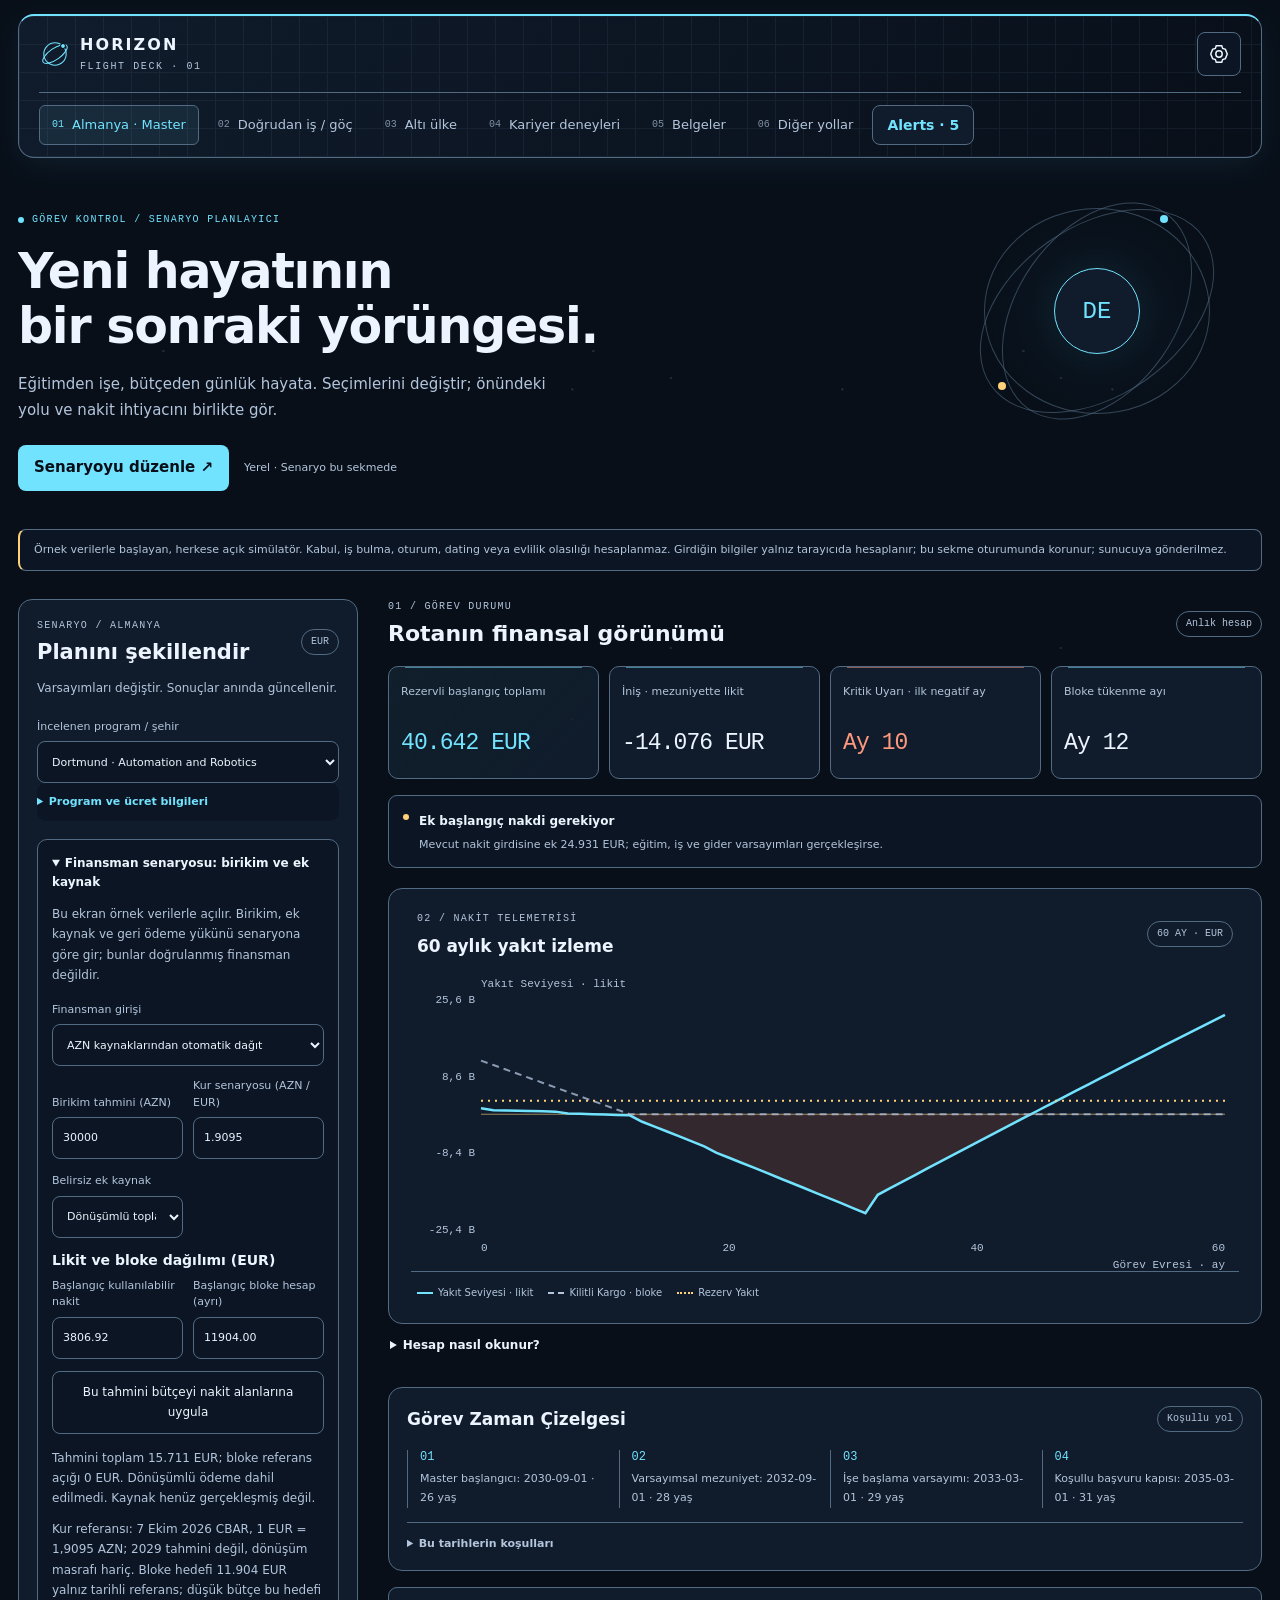
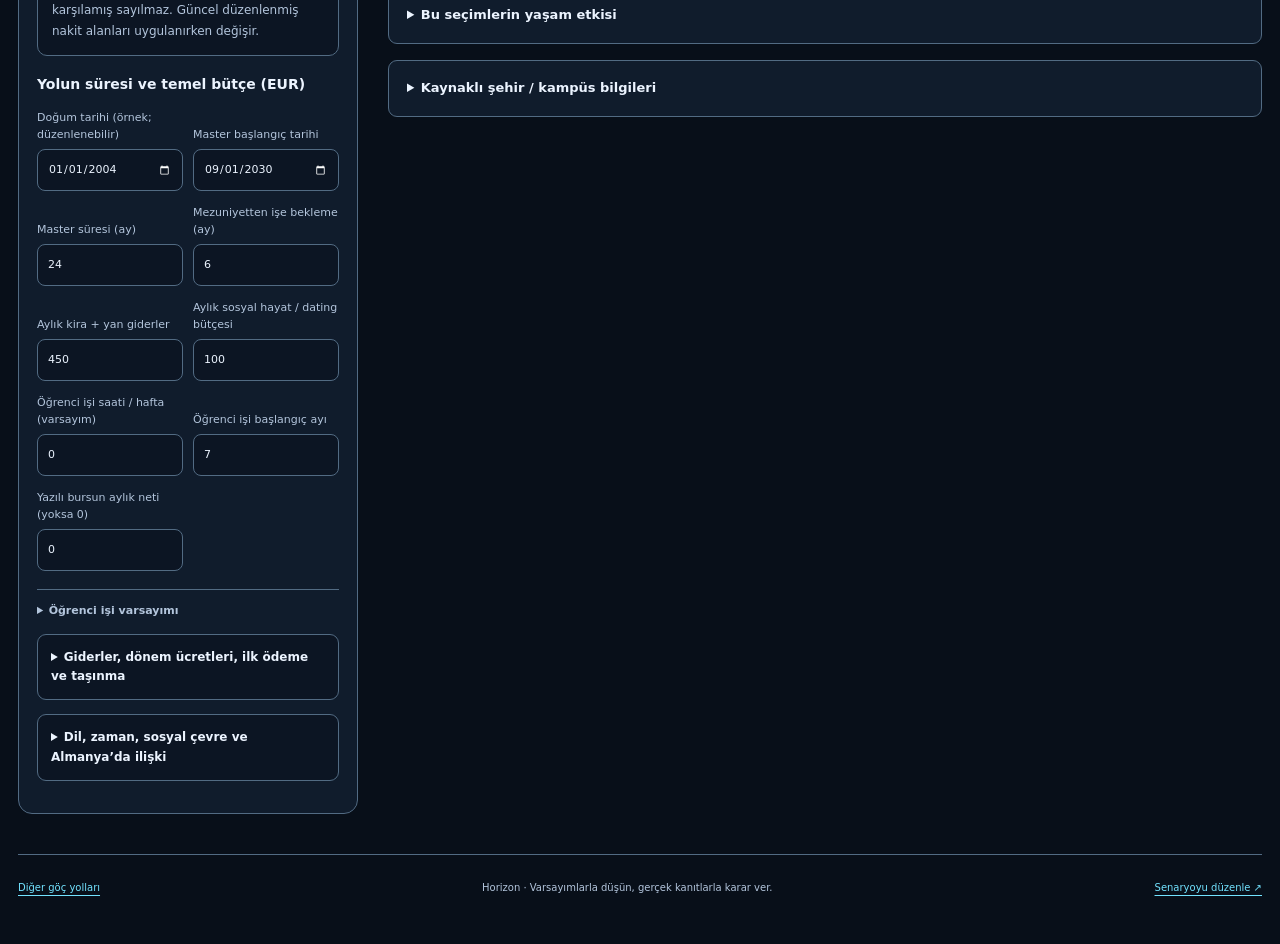
<file: index.html>
<!doctype html><html data-public-site="true" lang="tr"><head><script src="germany-themes.js"></script><script src="horizon-init.js"></script><style>html.horizon-initializing body{visibility:hidden}</style><meta charset="utf-8"><meta name="viewport" content="width=device-width, initial-scale=1"><title data-lex="text_000"></title>
<link rel="stylesheet" href="germany.css"><link rel="stylesheet" href="horizon-shell.css"><link rel="stylesheet" href="alerts.css"></head><body><div id="decor" aria-hidden="true"></div><main><header class="masthead"><a class="brand" href="germany.html"><svg class="brand-icon" viewBox="0 0 40 40" aria-hidden="true"><circle cx="20" cy="20" r="14"/><ellipse cx="20" cy="20" rx="18" ry="7" transform="rotate(-35 20 20)"/><circle class="brand-node" cx="30" cy="10" r="3"/></svg><span data-lex="brand"></span><span class="brand-sub" data-lex="brandSub"></span></a><div class="topbar"><label><span data-lex="theme"></span><select id="theme"></select></label><label><span data-lex="language"></span><select id="language"><option value="tr" data-lex="turkish"></option><option value="en" data-lex="english"></option></select></label></div></header>
<nav class="route-nav"><a class="active" href="germany.html" aria-current="page" data-lex="currentRoute"></a><a href="work.html" data-lex="directWork"></a><a href="pusula.html"><span data-lex="text_003"></span></a><a href="lab.html"><span data-lex="text_005"></span></a></nav>
<section class="hero"><div class="hero-copy"><p class="eyebrow"><span class="live-dot"></span><span data-lex="heroEyebrow"></span></p><h1 data-lex="title"></h1><p class="hero-description" data-lex="heroDescription"></p><div class="hero-actions"><a class="primary-action" href="#scenario" data-lex="editScenario"></a><span class="small-badge" data-lex="offline"></span></div></div><div class="orbit-art" aria-hidden="true"><div class="orbit-ring ring-a"></div><div class="orbit-ring ring-b"></div><div class="orbit-ring ring-c"></div><div class="orbit-core"><span data-lex="destinationCode"></span></div><i class="orbit-node node-a"></i><i class="orbit-node node-b"></i></div></section>
<p class="assumption" data-lex="warning"></p><div class="dashboard"><section class="results" aria-label="" data-lex-aria="resultsLabel"><div class="section-heading"><div><p class="eyebrow" data-lex="resultsEyebrow"></p><h2 data-lex="resultsTitle"></h2></div><span class="small-badge" data-lex="liveUpdates"></span></div><div class="numbers" aria-live="polite"><div class="metric"><span data-lex="reserveTotal"></span><strong id="total" class="value"></strong></div><div class="metric"><span data-lex="graduation"></span><strong id="graduation" class="value"></strong></div><div class="metric" id="negative-card"><span data-lex="firstNegative"></span><strong id="negative" class="value"></strong></div><div class="metric"><span data-lex="blockedDepleted"></span><strong id="depleted" class="value"></strong></div></div><div class="scenario-readout"><span class="readout-dot"></span><div><strong id="scenario-state"></strong><p id="scenario-note"></p></div></div><div class="chart-panel"><div class="panel-heading"><div><p class="eyebrow" data-lex="telemetry"></p><h2 data-lex="chartTitle"></h2></div><span class="small-badge" data-lex="chartWindow"></span></div><svg id="chart" role="img" data-lex-aria="chartAria"></svg><div class="chart-legend"><span data-lex="balance"></span><span class="blocked-key" data-lex="locked"></span><span class="reserve-key" data-lex="reserve"></span></div></div><details class="calculation-details"><summary data-lex="calculationDetails"></summary><p id="cash-detail"></p><p class="muted"><span data-lex="text_073"></span></p></details><section class="timeline-panel panel"><div class="panel-heading"><h2 data-lex="timeline"></h2><span class="small-badge" data-lex="conditional"></span></div><ol id="timeline" class="phases"></ol><details class="guidance"><summary data-lex="timelineConditions"></summary><p class="muted"><span data-lex="text_075"></span></p></details></section><details class="impact-panel"><summary><span data-lex="text_076"></span></summary><p id="time-life"></p><p id="relationship-life"></p><p id="housing-life"></p></details><details class="source-panel"><summary><span data-lex="text_077"></span></summary><ul id="sources"></ul></details></section><aside class="configuration panel" id="scenario"><div class="section-heading"><div><p class="eyebrow" data-lex="scenarioEyebrow"></p><h2 data-lex="scenarioTitle"></h2></div><span class="small-badge" data-lex="currency"></span></div><p class="configuration-intro" data-lex="scenarioHint"></p><p id="error" role="alert"></p><label><span data-lex="text_017"></span><select id="program"></select></label><details class="program-details"><summary data-lex="programDetails"></summary><p id="program-info"></p><p id="program-fees" class="muted"></p>
</details><fieldset class="controls"><legend><span data-lex="text_018"></span></legend><label><span data-lex="birthDate"></span><input id="birth_date" type="date" required></label>
<label><span data-lex="text_019"></span><input id="start_date" type="date" required></label>
<label><span data-lex="text_020"></span><input id="study_months" type="number" min="1" max="60" step="1" required></label>
<label><span data-lex="text_021"></span><input id="search_months" type="number" min="0" max="36" step="1" required></label>
<label><span data-lex="text_022"></span><input id="initial_liquid" type="number" min="0" step="0.01" required></label>
<label><span data-lex="text_023"></span><input id="blocked_initial" type="number" min="0" step="0.01" required></label>
<label><span data-lex="text_024"></span><input id="rent" type="number" min="0" step="0.01" required></label>
<label><span data-lex="text_025"></span><input id="social" type="number" min="0" step="0.01" required></label>
<label><span data-lex="text_026"></span><input id="student_hours" type="number" min="0" max="20" step="1" required></label>
<label><span data-lex="text_027"></span><input id="student_job_start" type="number" min="1" max="60" step="1" required></label>
<label><span data-lex="text_028"></span><input id="scholarship" type="number" min="0" step="0.01" required></label>
</fieldset>
<details class="guidance"><summary data-lex="incomeAssumption"></summary><p class="muted"><span data-lex="text_029"></span></p></details>
<details><summary data-lex="text_030"></summary><fieldset class="controls">
<label><span data-lex="text_031"></span><input id="food" type="number" min="0" step="0.01" required></label>
<label><span data-lex="text_032"></span><input id="insurance" type="number" min="0" step="0.01" required></label>
<label><span data-lex="text_033"></span><input id="other" type="number" min="0" step="0.01" required></label>
<label><span data-lex="text_034"></span><input id="semester_fee" type="number" min="0" step="0.01" required></label>
<label><span data-lex="text_035"></span><input id="tuition" type="number" min="0" step="0.01" required></label>
<label><span data-lex="text_036"></span><input id="initial_cost" type="number" min="0" step="0.01" required></label>
<label><span data-lex="text_037"></span><input id="reserve" type="number" min="0" step="0.01" required></label>
<label><span data-lex="text_038"></span><input id="blocked_release" type="number" min="0" step="0.01" required></label>
<label><span data-lex="text_039"></span><input id="hourly_gross" type="number" min="0" step="0.01" required></label>
<label><span data-lex="text_040"></span><input id="net_factor" type="number" min="0" max="1" step="0.01" required></label>
<label><span data-lex="text_041"></span><input id="work_net" type="number" min="0" step="0.01" required></label>
<label><span data-lex="text_042"></span><input id="salary_delay" type="number" min="0" max="12" step="1" required></label>
<label><span data-lex="text_043"></span><input id="annual_inflation" type="number" min="0" max="1" step="0.01" required></label>
<label><span data-lex="text_044"></span><input id="repayment_monthly" type="number" min="0" step="0.01" required></label>
<label><span data-lex="text_045"></span><input id="repayment_start" type="number" min="1" max="156" step="1" required></label>
<label><span data-lex="text_046"></span><input id="repayment_months" type="number" min="0" max="156" step="1" required></label>
<label><span data-lex="text_047"></span><input id="move_month" type="number" min="1" max="156" step="1"></label>
<label><span data-lex="text_048"></span><input id="move_cost" type="number" min="0" step="0.01" required></label>
</fieldset><p class="muted"><span data-lex="text_049"></span></p></details>
<details><summary data-lex="text_050"></summary><fieldset class="controls">
<p><span data-lex="text_051"></span></p><label><span data-lex="text_052"></span><select id="german_level"><option data-lex="text_053"></option><option data-lex="text_054"></option><option data-lex="text_055"></option><option selected data-lex="text_056"></option><option data-lex="text_057"></option></select></label>
<label><span data-lex="text_058"></span><input id="study_hours" type="number" min="0" max="100" step="1" required></label>
<label><span data-lex="text_059"></span><input id="german_hours" type="number" min="0" max="60" step="1" required></label>
<label><span data-lex="text_060"></span><input id="social_hours" type="number" min="0" max="60" step="1" required></label>
<label><span data-lex="text_061"></span><input id="commute_hours" type="number" min="0" max="60" step="1" required></label>
<label><span data-lex="text_062"></span><select id="relationship"><option value="open" data-lex="text_063"></option><option value="dating" data-lex="text_064"></option><option value="cohabit" data-lex="text_065"></option><option value="marriage" data-lex="text_066"></option></select></label>
<label><span data-lex="text_067"></span><input id="shared_start" type="number" min="1" max="156" step="1"></label>
<label><span data-lex="text_068"></span><input id="shared_saving" type="number" min="0" step="0.01" required></label>
</fieldset><p class="muted"><span data-lex="text_069"></span></p></details>
<details><summary data-lex="text_008"></summary><p><span data-lex="text_009"></span></p><fieldset class="controls"><label><span data-lex="text_010"></span><input id="savings_azn" type="number" min="0" step="1" value="30000"></label><label><span data-lex="text_011"></span><input id="azn_per_eur" type="number" min="0.0001" step="0.0001" value="1.9095"></label><label><span data-lex="text_012"></span><select id="rotating_branch"><option value="0" selected data-lex="text_013"></option><option value="10000" data-lex="text_014"></option></select></label></fieldset><button id="apply-budget" type="button"><span data-lex="text_015"></span></button><p id="profile-budget"></p><p class="muted"><span data-lex="text_016"></span></p></details></aside></div><footer><a href="routes.html"><span data-lex="text_004"></span></a><span data-lex="footerNote"></span><a href="#scenario" data-lex="editScenario"></a></footer></main><script src="alerts-model.js"></script><script src="alerts.js"></script><script src="germany-data.js"></script><script src="germany-cash.js"></script><script src="germany-app.js"></script><script src="i18n-work.js"></script><script src="i18n-pages.js"></script><script src="i18n-evidence-work.js"></script><script src="i18n-evidence-study.js"></script><script src="i18n-evidence-overseas.js"></script><script src="horizon-i18n.js"></script><script src="horizon-shell.js"></script>
<script src="scenario-schema.js"></script><script src="scenario-model.js"></script><script src="scenario.js"></script></body></html>
</file>
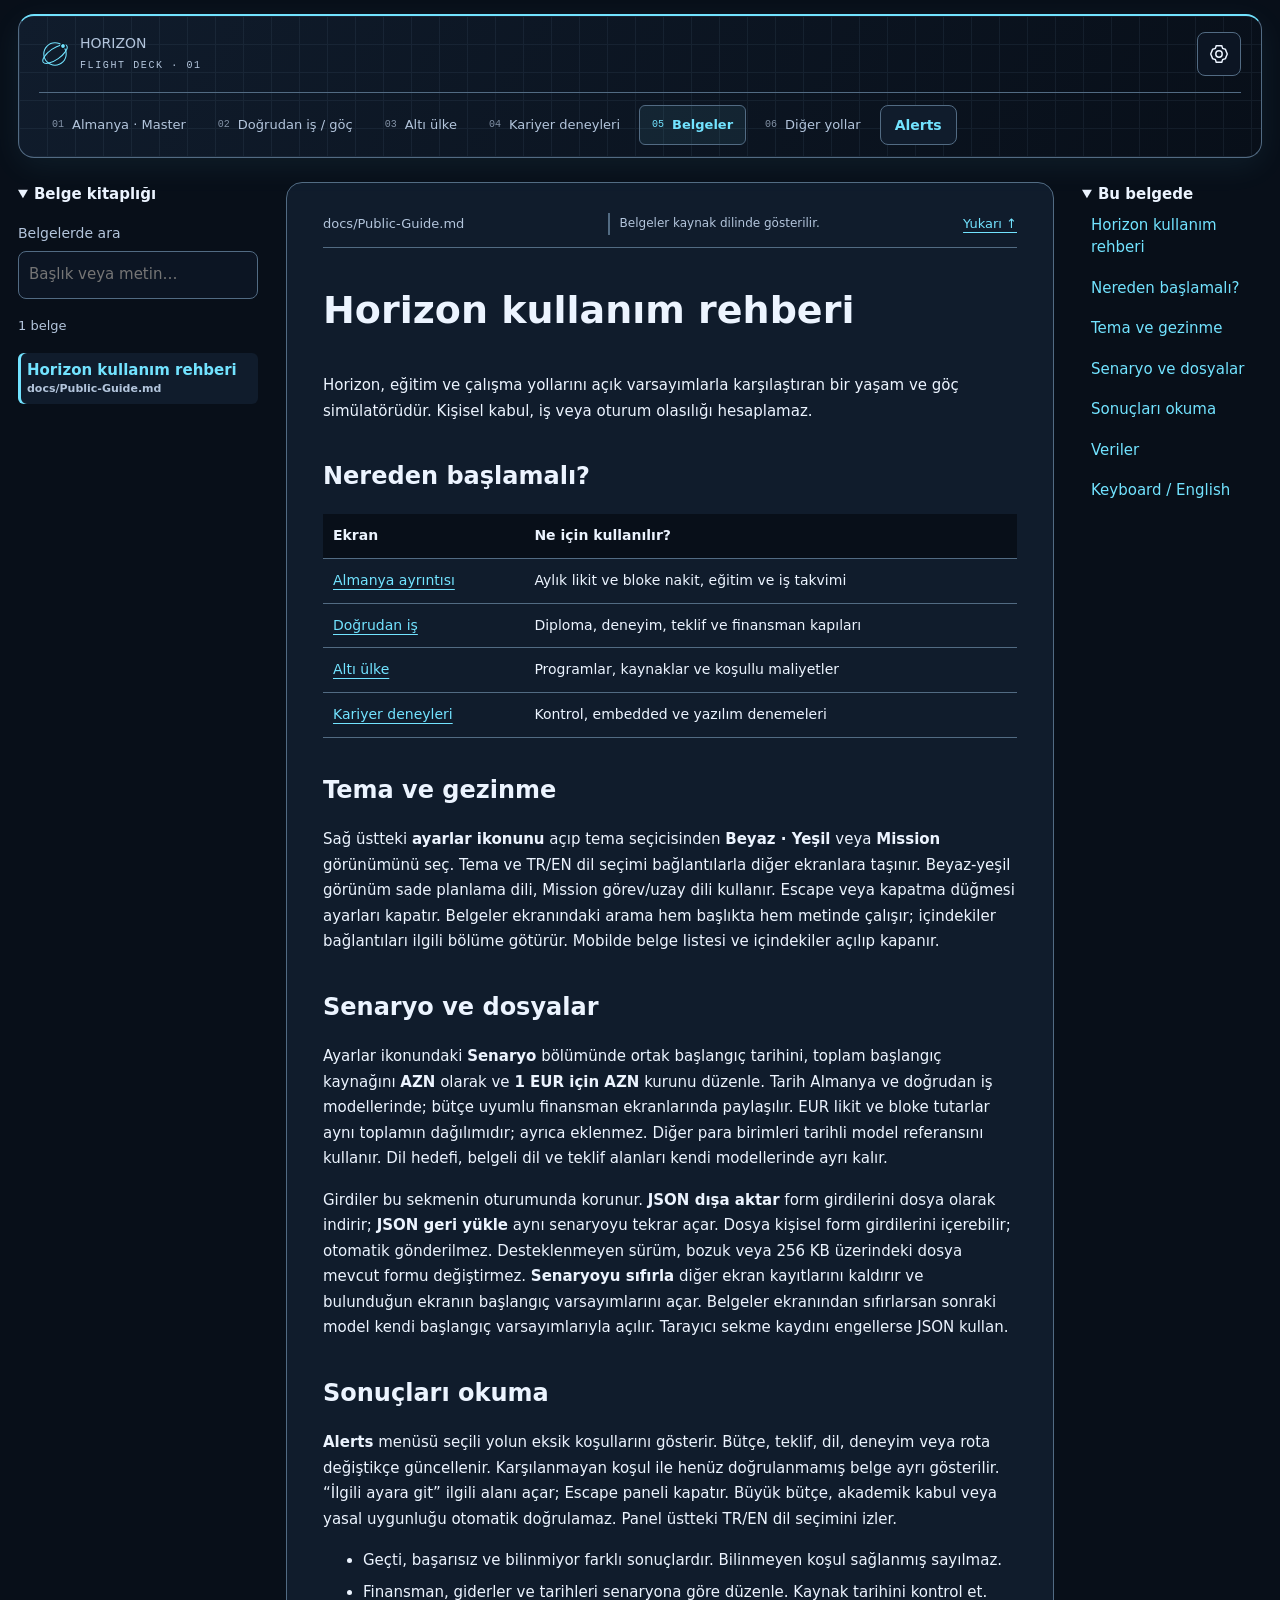
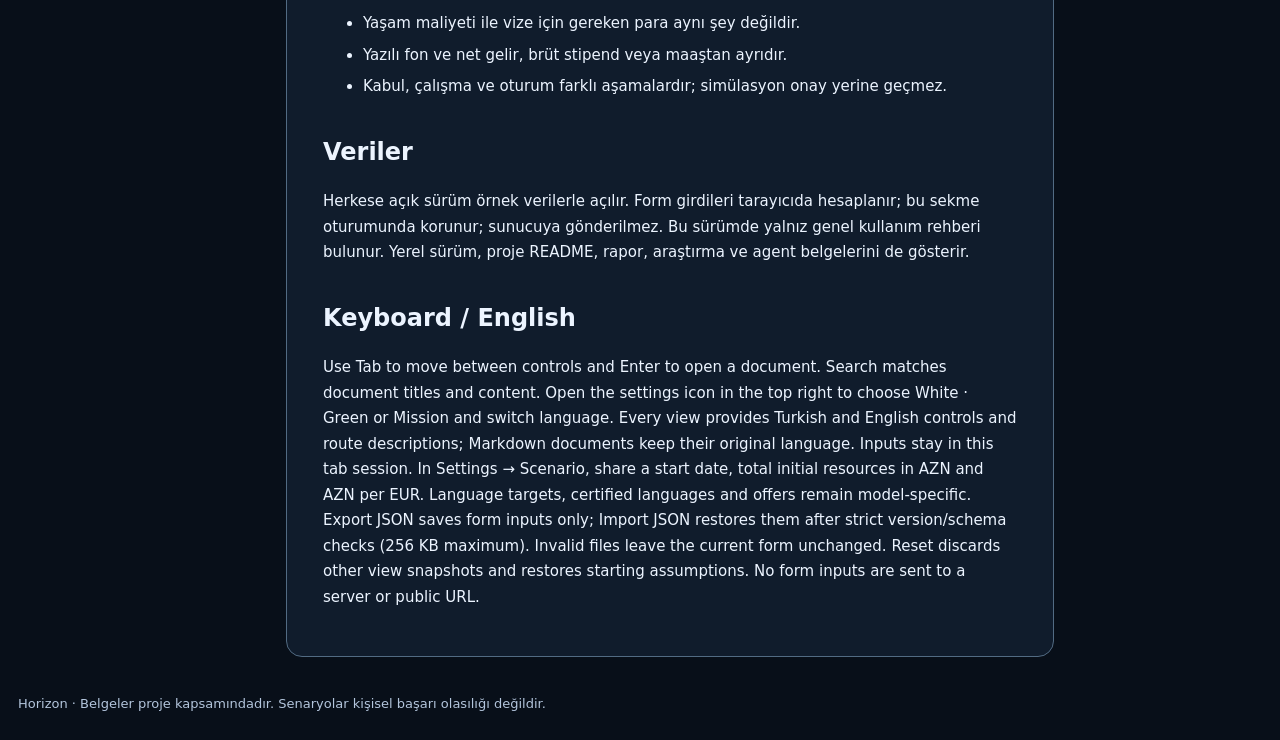
<file: docs.html>
<!doctype html><html data-public-site="true" lang="tr"><head><script src="germany-themes.js"></script><script src="horizon-init.js"></script><style>html.horizon-initializing body{visibility:hidden}</style><meta charset="utf-8"><meta name="viewport" content="width=device-width,initial-scale=1"><title>Horizon — Belgeler</title><link rel="stylesheet" href="docs.css"><link rel="stylesheet" href="horizon-shell.css"><link rel="stylesheet" href="alerts.css"></head><body>
<a class="skip" href="#document">Belgeye geç</a><main><header><a class="brand" href="germany.html">HORIZON <span>Bilgi ve karar merkezi</span></a><nav aria-label="Ana gezinme"><a href="germany.html">Almanya ayrıntısı</a><a href="work.html">Doğrudan iş</a><a href="pusula.html">Altı ülke</a><a href="lab.html">Kariyer deneyleri</a><a href="docs.html" aria-current="page">Belgeler</a></nav></header>
<div class="docs-layout"><aside><details class="document-menu" open><summary>Belge kitaplığı</summary><label for="doc-search">Belgelerde ara</label><input id="doc-search" type="search" placeholder="Başlık veya metin…"><p id="doc-count" aria-live="polite"></p><nav id="doc-list" aria-label="Belge listesi"></nav></details></aside>
<section class="reader"><div class="reader-meta"><span id="doc-path"></span><span class="source-language-note">Belgeler kaynak dilinde gösterilir.</span><a href="#top">Yukarı ↑</a></div><article id="document" tabindex="-1" aria-label="Markdown belgesi"></article></section>
<aside class="contents"><details open><summary>Bu belgede</summary><nav id="doc-toc" aria-label="İçindekiler"></nav></details></aside></div><footer>Horizon · Belgeler proje kapsamındadır. Senaryolar kişisel başarı olasılığı değildir.</footer></main>
<script src="alerts-model.js"></script><script src="alerts.js"></script><script src="docs-data.js"></script><script src="docs.js"></script><script src="i18n-work.js"></script><script src="i18n-pages.js"></script><script src="i18n-evidence-work.js"></script><script src="i18n-evidence-study.js"></script><script src="i18n-evidence-overseas.js"></script><script src="horizon-i18n.js"></script><script src="horizon-shell.js"></script>
<script src="scenario-schema.js"></script><script src="scenario-model.js"></script><script src="scenario.js"></script></body></html>
</file>
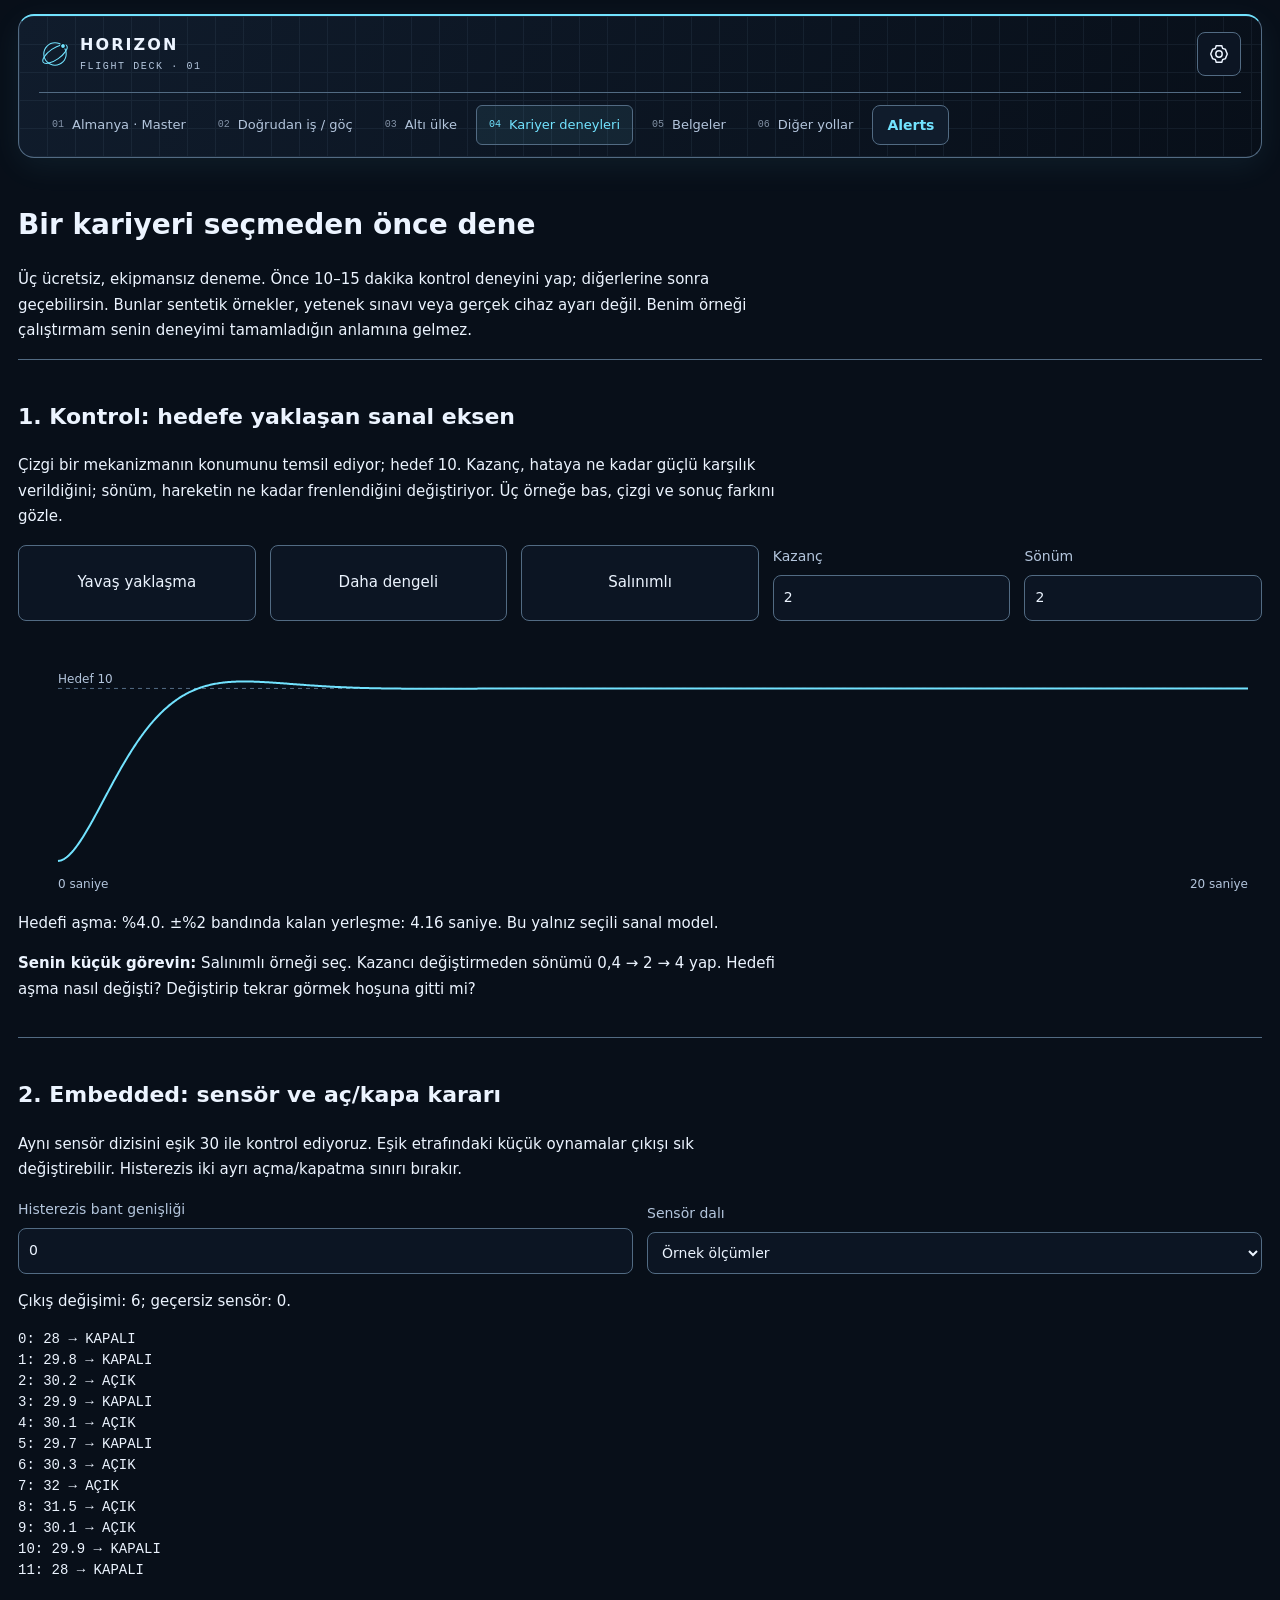
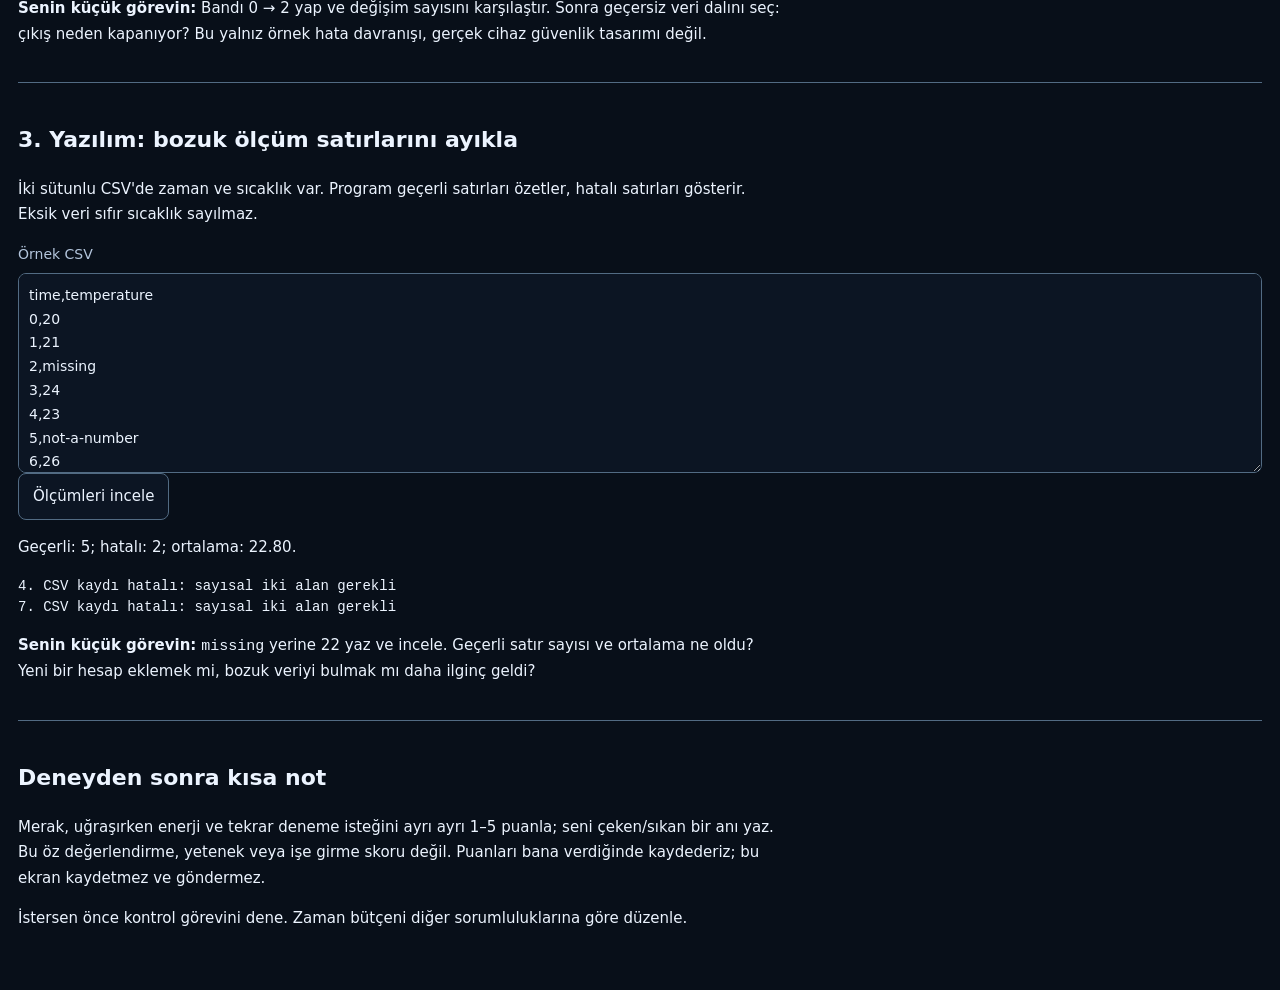
<file: lab.html>
<!doctype html><html data-public-site="true" lang="tr"><head><script src="germany-themes.js"></script><script src="horizon-init.js"></script><style>html.horizon-initializing body{visibility:hidden}</style><meta charset="utf-8"><meta name="viewport" content="width=device-width, initial-scale=1"><title>Horizon — Üç küçük kariyer deneyi</title>
<style>:root{color-scheme:light dark;--bg:light-dark(#faf9f6,#171b20);--fg:light-dark(#18232b,#e5e9ed);--line:light-dark(#c8d2d9,#45515b);--accent:light-dark(#176c80,#72d6db)}*{box-sizing:border-box}body{margin:0;background:var(--bg);color:var(--fg);font:16px/1.5 system-ui}main{max-width:900px;margin:auto;padding:24px}h1{font-size:28px}h2{font-size:22px}a{color:var(--accent)}section{border-top:1px solid var(--line);padding:20px 0}.controls{display:grid;grid-template-columns:repeat(auto-fit,minmax(180px,1fr));gap:14px}label{display:flex;flex-direction:column;gap:6px}input,button,textarea,select{font:inherit;color:inherit;background:var(--bg);border:1px solid var(--line);padding:10px;max-width:100%;border-radius:6px}button{cursor:pointer}input,textarea{width:100%;min-width:0}textarea{height:200px;font-family:monospace}svg{width:100%;height:260px;display:block}svg text{fill:var(--fg);font-size:12px}.trace{fill:none;stroke:var(--accent);stroke-width:2}.target{stroke:var(--line);stroke-dasharray:4 4}.error{color:light-dark(#a12626,#ffb4b4)}pre{white-space:pre-wrap;overflow-wrap:anywhere;font:14px/1.5 monospace}p{max-width:80ch}.muted{opacity:.8}@media(max-width:420px){main{padding:16px}h1{font-size:24px}.controls{grid-template-columns:1fr}}</style><link rel="stylesheet" href="horizon-shell.css"><link rel="stylesheet" href="alerts.css"></head>
<body><main><h1>Bir kariyeri seçmeden önce dene</h1><nav><a href="germany.html">Almanya simülatörüne dön</a></nav><p>Üç ücretsiz, ekipmansız deneme. Önce 10–15 dakika kontrol deneyini yap; diğerlerine sonra geçebilirsin. Bunlar sentetik örnekler, yetenek sınavı veya gerçek cihaz ayarı değil. Benim örneği çalıştırmam senin deneyimi tamamladığın anlamına gelmez.</p>
<section><h2>1. Kontrol: hedefe yaklaşan sanal eksen</h2><p>Çizgi bir mekanizmanın konumunu temsil ediyor; hedef 10. Kazanç, hataya ne kadar güçlü karşılık verildiğini; sönüm, hareketin ne kadar frenlendiğini değiştiriyor. Üç örneğe bas, çizgi ve sonuç farkını gözle.</p><div class="controls"><button data-preset="slow">Yavaş yaklaşma</button><button data-preset="balanced">Daha dengeli</button><button data-preset="oscillatory">Salınımlı</button><label>Kazanç<input id="gain" type="number" min="0.1" max="10" step="0.1" value="2" required></label><label>Sönüm<input id="damping" type="number" min="0.1" max="5" step="0.1" value="2" required></label></div><p id="control-error" class="error" role="alert"></p><svg id="control-chart" role="img" aria-label="Sanal eksenin 20 saniyelik konum cevabı"></svg><p id="control-result"></p><p><strong>Senin küçük görevin:</strong> Salınımlı örneği seç. Kazancı değiştirmeden sönümü 0,4 → 2 → 4 yap. Hedefi aşma nasıl değişti? Değiştirip tekrar görmek hoşuna gitti mi?</p></section>
<section><h2>2. Embedded: sensör ve aç/kapa kararı</h2><p>Aynı sensör dizisini eşik 30 ile kontrol ediyoruz. Eşik etrafındaki küçük oynamalar çıkışı sık değiştirebilir. Histerezis iki ayrı açma/kapatma sınırı bırakır.</p><div class="controls"><label>Histerezis bant genişliği<input id="band" type="number" min="0" max="4" step="0.1" value="0" required></label><label>Sensör dalı<select id="sensor-case"><option value="normal">Örnek ölçümler</option><option value="fault">Geçersiz sensör verisi</option></select></label></div><p id="embedded-error" class="error" role="alert"></p><p id="embedded-result"></p><pre id="sensor-trace"></pre><p><strong>Senin küçük görevin:</strong> Bandı 0 → 2 yap ve değişim sayısını karşılaştır. Sonra geçersiz veri dalını seç: çıkış neden kapanıyor? Bu yalnız örnek hata davranışı, gerçek cihaz güvenlik tasarımı değil.</p></section>
<section><h2>3. Yazılım: bozuk ölçüm satırlarını ayıkla</h2><p>İki sütunlu CSV'de zaman ve sıcaklık var. Program geçerli satırları özetler, hatalı satırları gösterir. Eksik veri sıfır sıcaklık sayılmaz.</p><label>Örnek CSV<textarea id="csv" spellcheck="false" aria-label="İki sütunlu örnek ölçüm CSV"></textarea></label><button id="analyze" type="button">Ölçümleri incele</button><p id="software-error" class="error" role="alert"></p><p id="software-result"></p><pre id="bad-rows"></pre><p><strong>Senin küçük görevin:</strong> <code>missing</code> yerine 22 yaz ve incele. Geçerli satır sayısı ve ortalama ne oldu? Yeni bir hesap eklemek mi, bozuk veriyi bulmak mı daha ilginç geldi?</p></section>
<section><h2>Deneyden sonra kısa not</h2><p>Merak, uğraşırken enerji ve tekrar deneme isteğini ayrı ayrı 1–5 puanla; seni çeken/sıkan bir anı yaz. Bu öz değerlendirme, yetenek veya işe girme skoru değil. Puanları bana verdiğinde kaydederiz; bu ekran kaydetmez ve göndermez.</p><p>İstersen önce kontrol görevini dene. Zaman bütçeni diğer sorumluluklarına göre düzenle.</p></section></main><script src="alerts-model.js"></script><script src="alerts.js"></script><script src="lab.js"></script><script src="i18n-work.js"></script><script src="i18n-pages.js"></script><script src="i18n-evidence-work.js"></script><script src="i18n-evidence-study.js"></script><script src="i18n-evidence-overseas.js"></script><script src="horizon-i18n.js"></script><script src="horizon-shell.js"></script>
<script src="scenario-schema.js"></script><script src="scenario-model.js"></script><script src="scenario.js"></script></body></html>
</file>
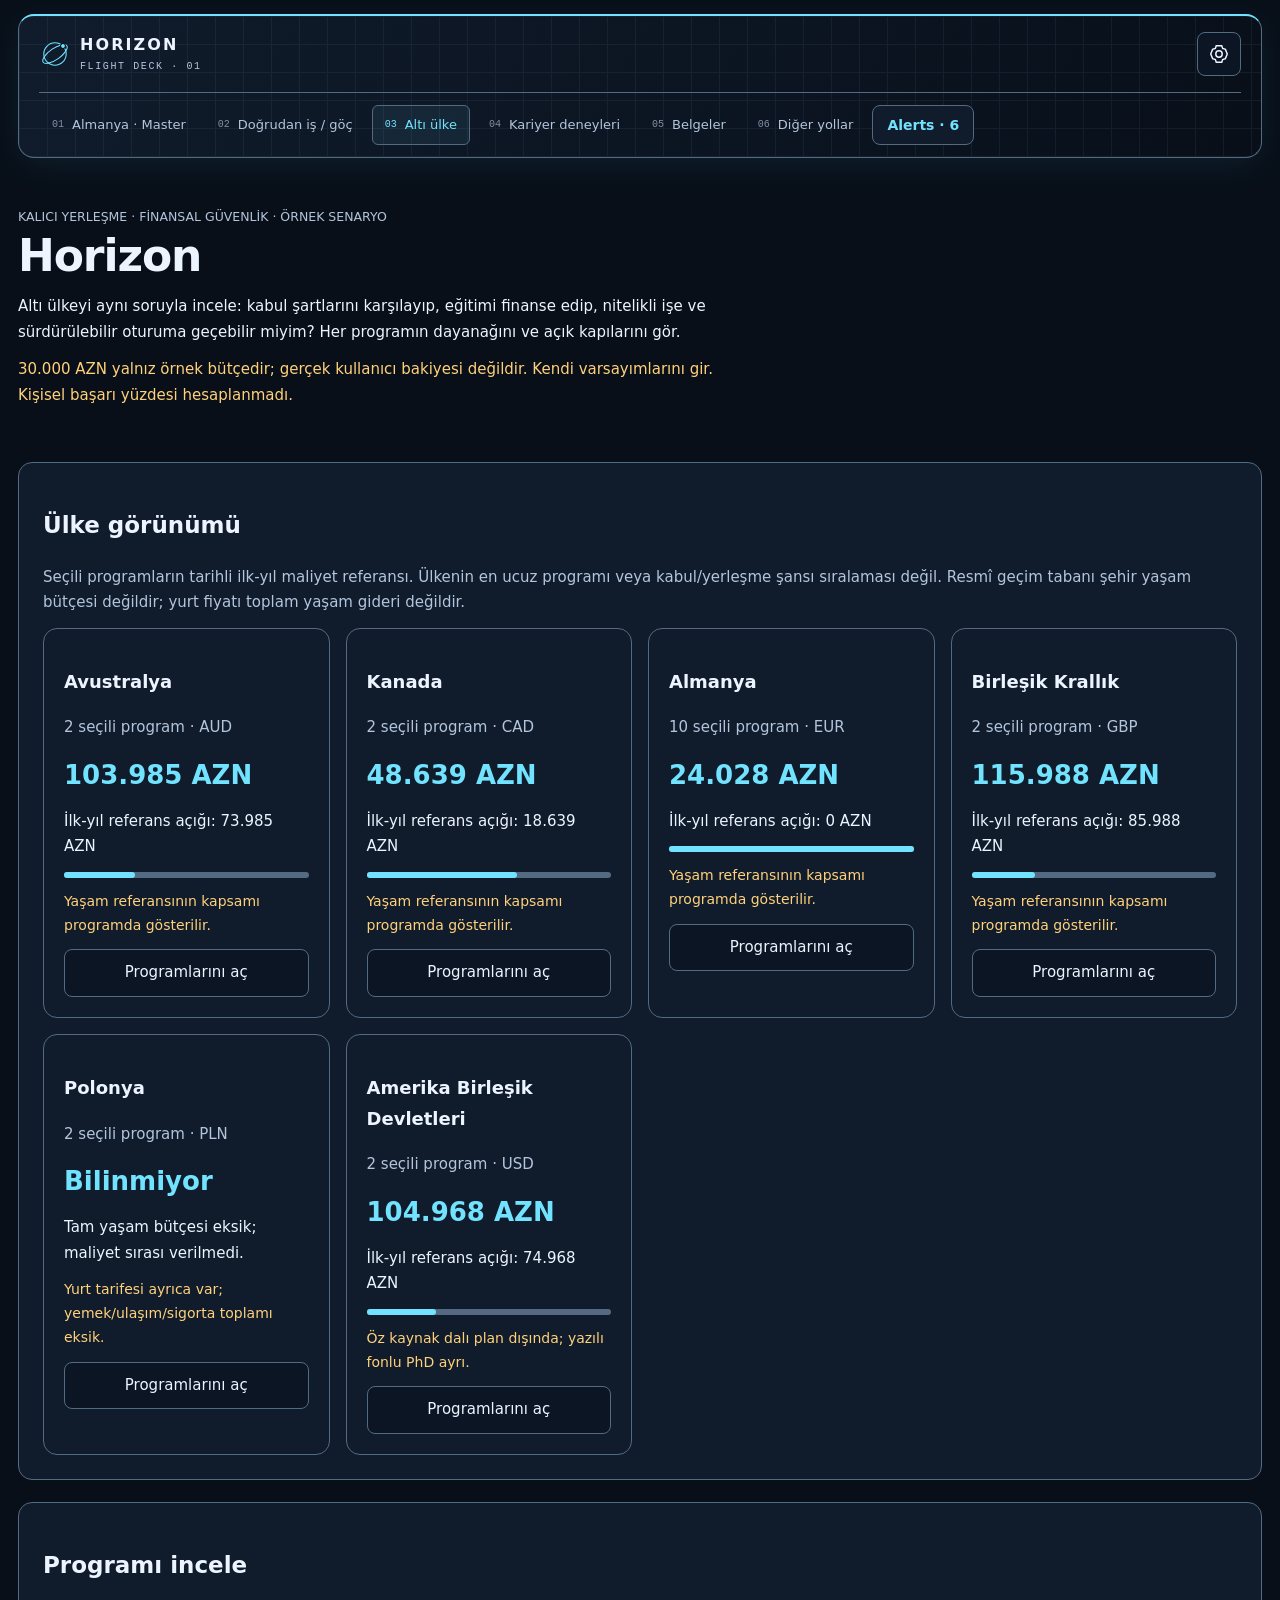
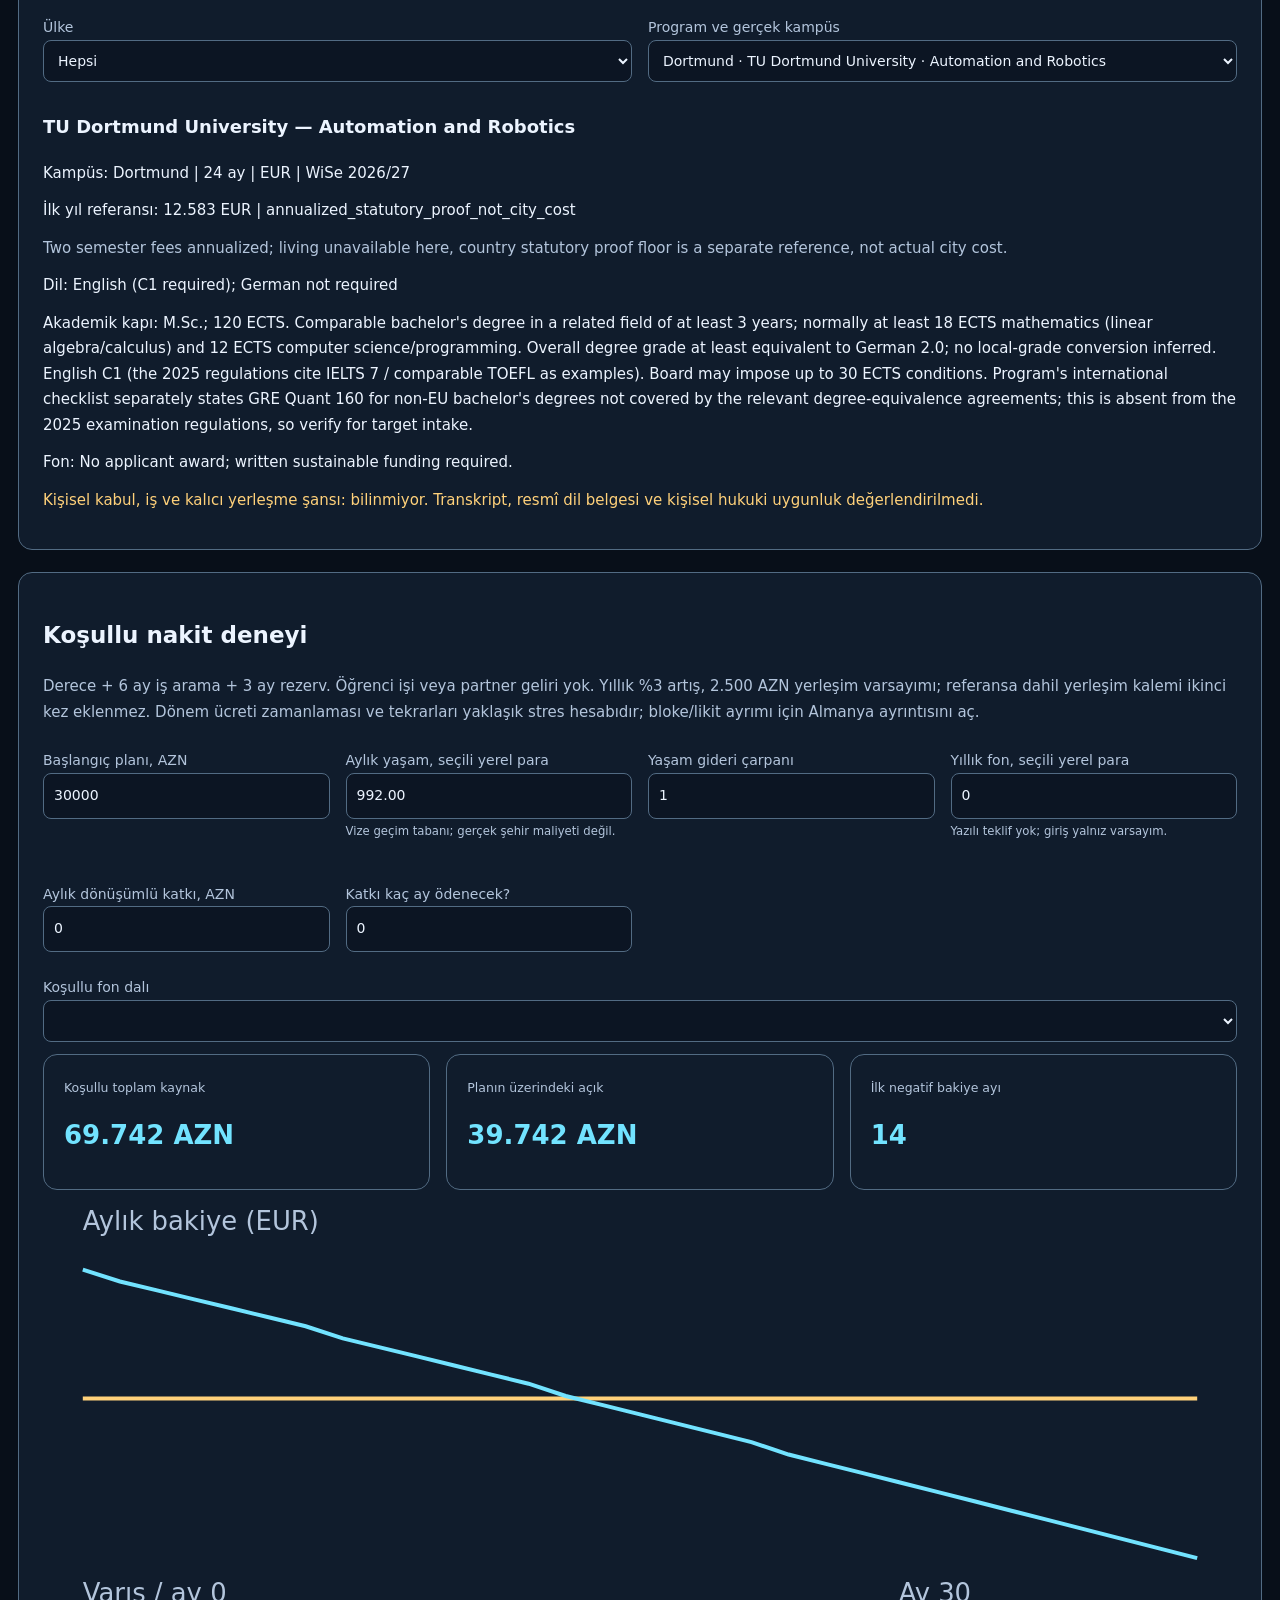
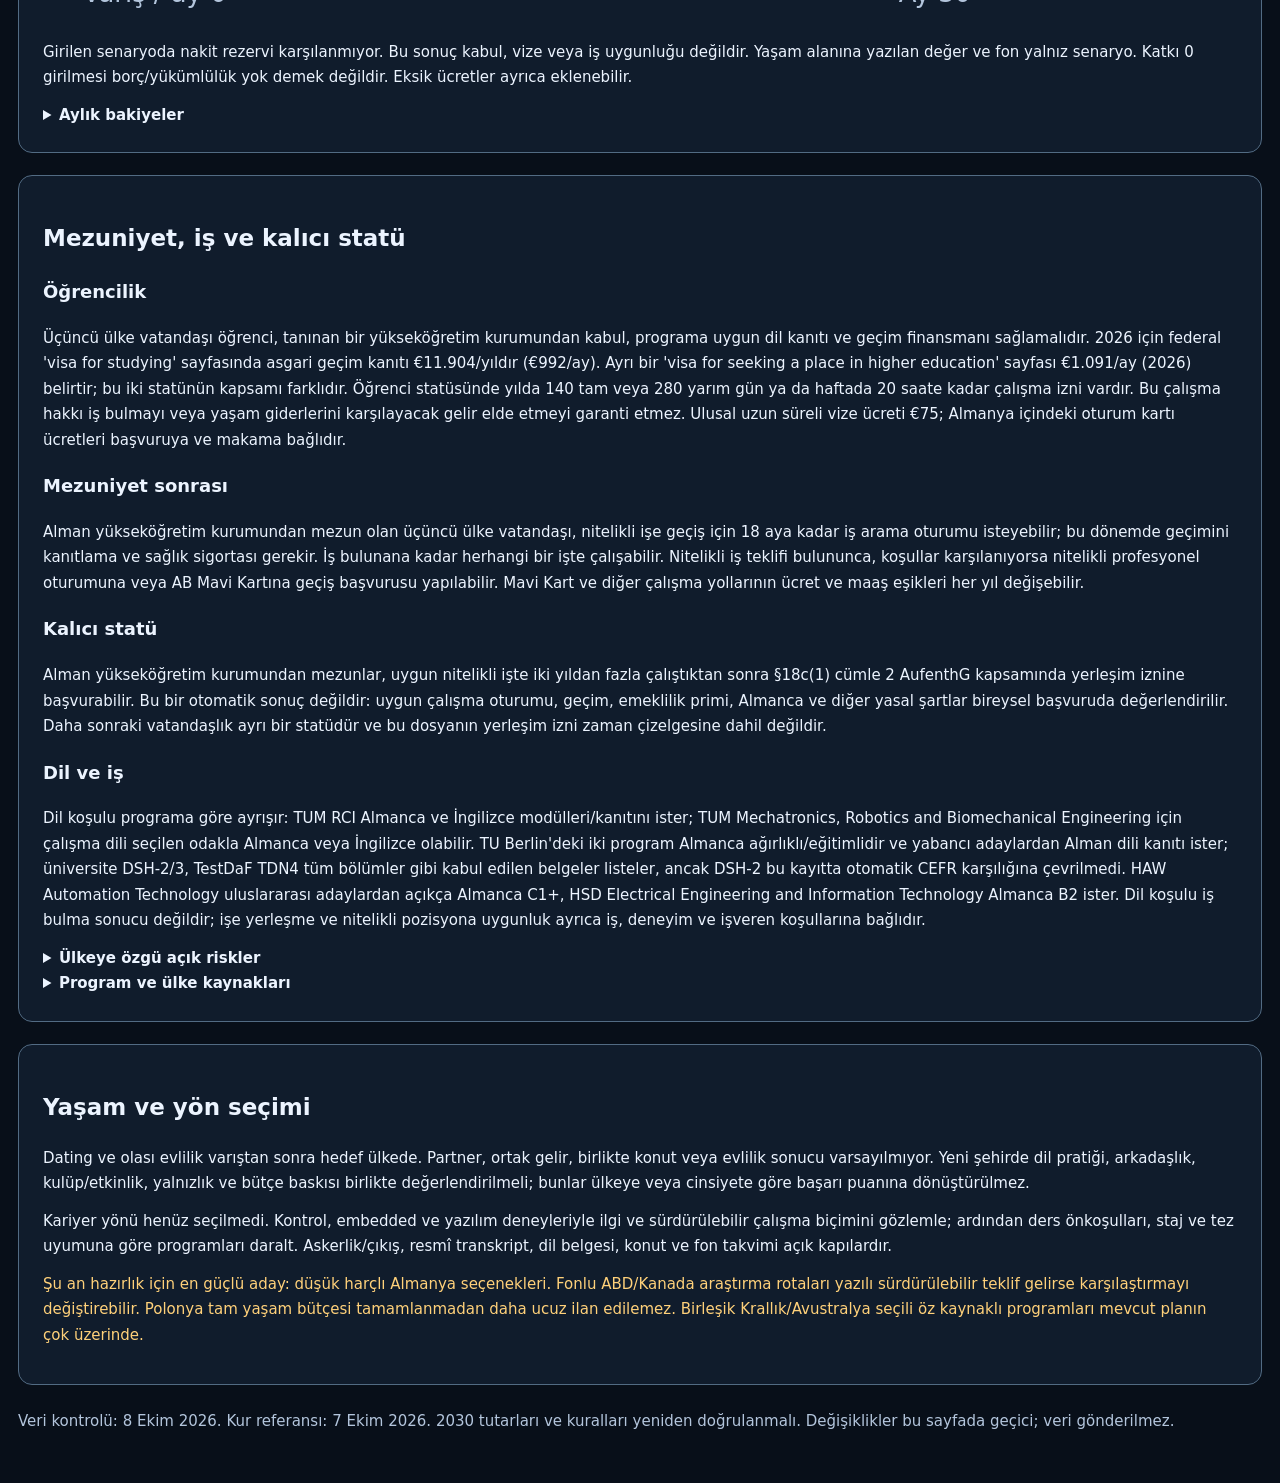
<file: pusula.html>
<!doctype html>
<html data-public-site="true" lang="tr"><head><script src="germany-themes.js"></script><script src="horizon-init.js"></script><style>html.horizon-initializing body{visibility:hidden}</style><meta charset="utf-8"><meta name="viewport" content="width=device-width,initial-scale=1"><title>Horizon — ülke ve yaşam yolları</title>
<style>
:root{color-scheme:dark;--bg:#0c1724;--card:#162536;--text:#e6edf4;--muted:#b5c6d6;--accent:#81ded0;--warn:#f1c38c}*{box-sizing:border-box}body{margin:0;background:var(--bg);color:var(--text);font:16px/1.6 system-ui,sans-serif}main{max-width:1150px;margin:auto;padding:26px 20px}h1{font-size:clamp(32px,6vw,50px);margin:0}h2{font-size:23px}h3{font-size:18px}p{margin:12px 0}a{color:var(--accent);overflow-wrap:anywhere}nav{display:flex;gap:18px;flex-wrap:wrap;margin:16px 0}.intro{max-width:850px}.muted,small{color:var(--muted)}.grid{display:grid;grid-template-columns:repeat(auto-fit,minmax(min(100%,280px),1fr));gap:16px}.card,section.panel{background:var(--card);border:1px solid #30465b;border-radius:16px;padding:20px;margin:16px 0;min-width:0;overflow-wrap:anywhere}.card{margin:0}label{display:block;margin:12px 0}select,input,button{font:inherit;color:var(--text);background:#0c1928;border:1px solid #4b657c;border-radius:8px;width:100%;padding:10px;min-width:0}button{cursor:pointer;background:#244851}button:hover{background:#30616a}.metric{font-size:26px;color:var(--accent);font-weight:700}.warn{color:var(--warn)}#error{color:#ffaaa4}svg{width:100%;height:auto;display:block}summary{cursor:pointer;font-weight:600}li{margin:8px 0}.bar{height:6px;background:#395468;border-radius:4px;margin:12px 0}.bar span{display:block;background:var(--accent);height:100%;border-radius:4px}.tags{font-size:14px;color:var(--warn)}pre{white-space:pre-wrap;font-size:13px;overflow-wrap:anywhere}footer{margin:24px 0;color:var(--muted)}@media(max-width:400px){main{padding:18px 12px}.card,section.panel{padding:15px}}
</style><link rel="stylesheet" href="horizon-shell.css"><link rel="stylesheet" href="alerts.css"></head><body><main>
<header><small>KALICI YERLEŞME · FİNANSAL GÜVENLİK · ÖRNEK SENARYO</small><h1>Horizon</h1><p class="intro">Altı ülkeyi aynı soruyla incele: kabul şartlarını karşılayıp, eğitimi finanse edip, nitelikli işe ve sürdürülebilir oturuma geçebilir miyim? Her programın dayanağını ve açık kapılarını gör.</p>
<nav><a href="work.html">Master olmadan iş ve göç</a><a href="germany.html">Almanya ayrıntılı nakit ve yaşam</a><a href="lab.html">Kariyer deneyleri</a><a href="routes.html">Önceki yol stresleri</a></nav>
<p class="warn">30.000 AZN yalnız örnek bütçedir; gerçek kullanıcı bakiyesi değildir. Kendi varsayımlarını gir. Kişisel başarı yüzdesi hesaplanmadı.</p></header>
<section class="panel"><h2>Ülke görünümü</h2><p class="muted">Seçili programların tarihli ilk-yıl maliyet referansı. Ülkenin en ucuz programı veya kabul/yerleşme şansı sıralaması değil. Resmî geçim tabanı şehir yaşam bütçesi değildir; yurt fiyatı toplam yaşam gideri değildir.</p><div id="countries" class="grid"></div></section>
<section class="panel"><h2>Programı incele</h2><div class="grid"><label>Ülke<select id="country"><option value="all">Hepsi</option></select></label><label>Program ve gerçek kampüs<select id="program"></select></label></div><div id="program-info"></div><div id="gates"></div></section>
<section class="panel"><h2>Koşullu nakit deneyi</h2><p class="muted">Derece + 6 ay iş arama + 3 ay rezerv. Öğrenci işi veya partner geliri yok. Yıllık %3 artış, 2.500 AZN yerleşim varsayımı; referansa dahil yerleşim kalemi ikinci kez eklenmez. Dönem ücreti zamanlaması ve tekrarları yaklaşık stres hesabıdır; bloke/likit ayrımı için Almanya ayrıntısını aç.</p>
<div class="grid"><label>Başlangıç planı, AZN<input id="budget" type="number" step="any" min="0" value="30000"></label><label>Aylık yaşam, seçili yerel para<input id="living" type="number" step="any" min="0" placeholder="Veri eksik — varsayım girebilirsin"><small id="living-kind"></small></label><label>Yaşam gideri çarpanı<input id="multiplier" type="number" min="0.1" step="0.1" value="1"></label><label>Yıllık fon, seçili yerel para<input id="award" type="number" step="any" min="0" value="0"><small>Yazılı teklif yok; giriş yalnız varsayım.</small></label><label>Aylık dönüşümlü katkı, AZN<input id="repay" type="number" step="any" min="0" value="0"></label><label>Katkı kaç ay ödenecek?<input id="repay-months" type="number" min="0" max="120" value="0"></label></div>
<label id="funding-picker" hidden>Koşullu fon dalı<select id="funding-case"></select></label><button id="funding" hidden>Koşullu fon örneğini yükle</button><p id="funding-note" class="warn"></p><p id="error" role="alert"></p><div id="metrics" class="grid"></div><div id="chart" aria-label="Aylık yerel para bakiyesi"></div><p id="cash-note"></p><details><summary>Aylık bakiyeler</summary><pre id="balances"></pre></details></section>
<section class="panel"><h2>Mezuniyet, iş ve kalıcı statü</h2><div id="legal"></div><details><summary>Program ve ülke kaynakları</summary><ul id="sources"></ul></details></section>
<section class="panel"><h2>Yaşam ve yön seçimi</h2><p>Dating ve olası evlilik varıştan sonra hedef ülkede. Partner, ortak gelir, birlikte konut veya evlilik sonucu varsayılmıyor. Yeni şehirde dil pratiği, arkadaşlık, kulüp/etkinlik, yalnızlık ve bütçe baskısı birlikte değerlendirilmeli; bunlar ülkeye veya cinsiyete göre başarı puanına dönüştürülmez.</p><p>Kariyer yönü henüz seçilmedi. Kontrol, embedded ve yazılım deneyleriyle ilgi ve sürdürülebilir çalışma biçimini gözlemle; ardından ders önkoşulları, staj ve tez uyumuna göre programları daralt. Askerlik/çıkış, resmî transkript, dil belgesi, konut ve fon takvimi açık kapılardır.</p><p class="warn">Şu an hazırlık için en güçlü aday: düşük harçlı Almanya seçenekleri. Fonlu ABD/Kanada araştırma rotaları yazılı sürdürülebilir teklif gelirse karşılaştırmayı değiştirebilir. Polonya tam yaşam bütçesi tamamlanmadan daha ucuz ilan edilemez. Birleşik Krallık/Avustralya seçili öz kaynaklı programları mevcut planın çok üzerinde.</p></section>
<footer>Veri kontrolü: 8 Ekim 2026. Kur referansı: 7 Ekim 2026. 2030 tutarları ve kuralları yeniden doğrulanmalı. Değişiklikler bu sayfada geçici; veri gönderilmez.</footer>
</main><script src="alerts-model.js"></script><script src="alerts.js"></script><script src="pusula-data.js"></script><script src="pusula-cash.js"></script><script src="pusula-app.js"></script><script src="i18n-work.js"></script><script src="i18n-pages.js"></script><script src="i18n-evidence-work.js"></script><script src="i18n-evidence-study.js"></script><script src="i18n-evidence-overseas.js"></script><script src="horizon-i18n.js"></script><script src="horizon-shell.js"></script>
<script src="scenario-schema.js"></script><script src="scenario-model.js"></script><script src="scenario.js"></script></body></html>
</file>
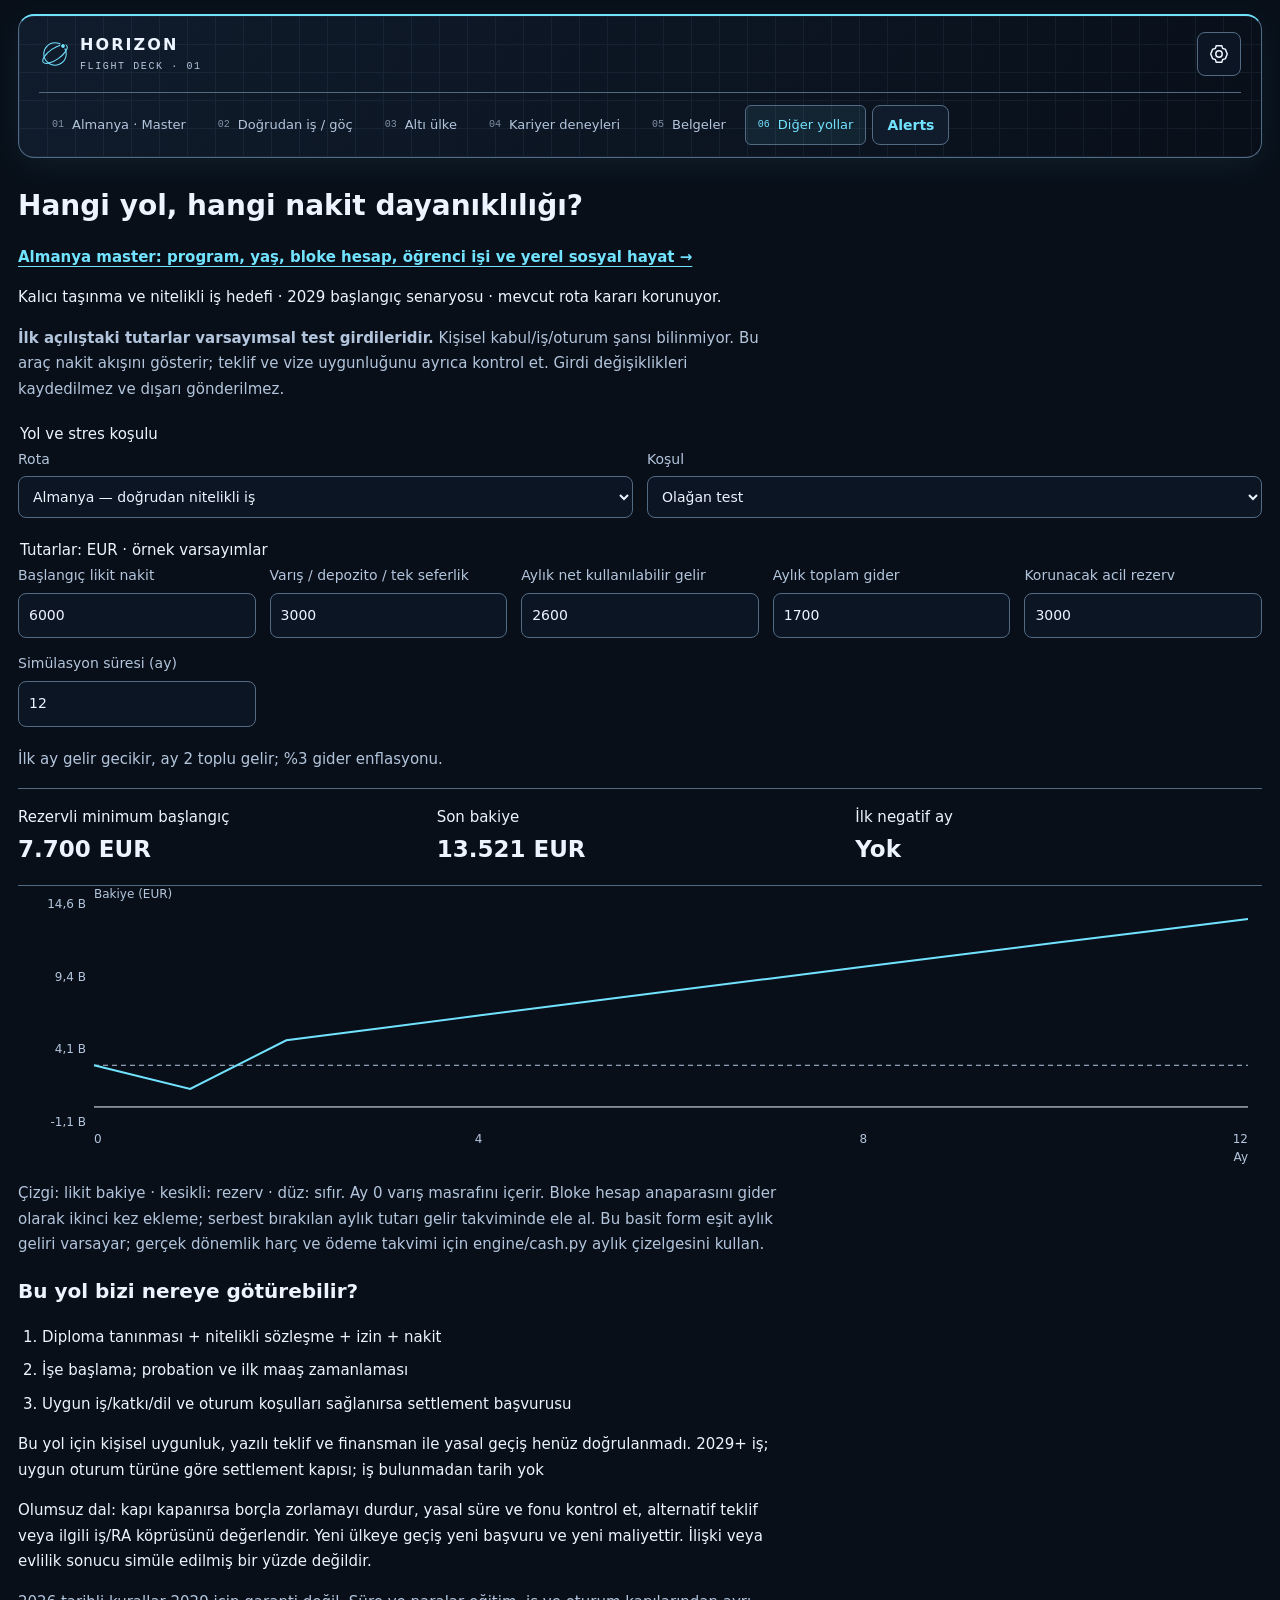
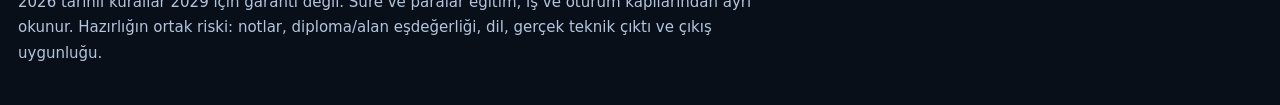
<file: routes.html>
<!doctype html>
<html data-public-site="true" lang="tr"><head><script src="germany-themes.js"></script><script src="horizon-init.js"></script><style>html.horizon-initializing body{visibility:hidden}</style><meta charset="utf-8"><meta name="viewport" content="width=device-width, initial-scale=1">
<title>Horizon — Göç yolları — koşullu nakit simülasyonu</title>
<style>
:root{color-scheme:light dark;--bg:light-dark(#faf9f6,#171b20);--fg:light-dark(#18232b,#e5e9ed);--muted:light-dark(#54616d,#bac4cc);--line:light-dark(#c8d2d9,#45515b);--accent:light-dark(#176c80,#72d6db)}
*{box-sizing:border-box}body{margin:0;background:var(--bg);color:var(--fg);font:16px/1.5 system-ui,sans-serif}main{max-width:1000px;margin:auto;padding:24px}h1{font-size:28px;margin:0 0 12px}h2{font-size:20px}a{color:var(--accent)}p{max-width:80ch}fieldset{border:0;padding:0;margin:20px 0}.controls{display:grid;grid-template-columns:repeat(auto-fit,minmax(200px,1fr));gap:14px}label{display:flex;flex-direction:column;gap:5px}input,select,button{font:inherit;color:inherit;background:var(--bg);border:1px solid var(--line);border-radius:6px;padding:10px;width:100%;min-width:0}button{width:auto}.numbers{display:grid;grid-template-columns:repeat(auto-fit,minmax(180px,1fr));gap:12px;border-block:1px solid var(--line);padding:16px 0}.value{display:block;font-size:23px}.muted{color:var(--muted)}#error{color:light-dark(#a12626,#ffb4b4)}svg{display:block;width:100%;height:280px}svg text{fill:var(--fg);font-size:12px}svg line{stroke:var(--line)}.trace{fill:none;stroke:var(--accent);stroke-width:2}.reserve{stroke:var(--muted);stroke-dasharray:5 4}.zero{stroke:var(--fg)}.timeline{padding-left:24px}li{margin:8px 0}nav{display:flex;flex-wrap:wrap;gap:16px}@media(max-width:420px){main{padding:16px}h1{font-size:24px}.controls{grid-template-columns:1fr}}
</style><link rel="stylesheet" href="horizon-shell.css"><link rel="stylesheet" href="alerts.css"></head><body><main>
<h1>Hangi yol, hangi nakit dayanıklılığı?</h1>
<p><a href="germany.html"><strong>Almanya master: program, yaş, bloke hesap, öğrenci işi ve yerel sosyal hayat →</strong></a></p>
<p>Kalıcı taşınma ve nitelikli iş hedefi · 2029 başlangıç senaryosu · mevcut rota kararı korunuyor.</p>
<p class="muted"><strong>İlk açılıştaki tutarlar varsayımsal test girdileridir.</strong> Kişisel kabul/iş/oturum şansı bilinmiyor. Bu araç nakit akışını gösterir; teklif ve vize uygunluğunu ayrıca kontrol et. Girdi değişiklikleri kaydedilmez ve dışarı gönderilmez.</p>
<nav><a href="../reports/Decision.md">Rota değerlendirmesi</a><a href="../reports/Life.md">Kariyer, ilişki ve aile</a><a href="../reports/Simulation.md">Bütün stres testleri</a></nav>
<fieldset class="controls"><legend>Yol ve stres koşulu</legend>
<label>Rota<select id="route"></select></label>
<label>Koşul<select id="case"><option value="base">Olağan test</option><option value="adverse">Olumsuz test</option><option value="strong">Güçlü test</option></select></label>
</fieldset>
<fieldset class="controls"><legend id="unit">Tutarlar</legend>
<label>Başlangıç likit nakit<input id="initial_cash" type="number" min="0" step="0.01" required></label>
<label>Varış / depozito / tek seferlik<input id="initial_cost" type="number" min="0" step="0.01" required></label>
<label>Aylık net kullanılabilir gelir<input id="income_monthly" type="number" min="0" step="0.01" required></label>
<label>Aylık toplam gider<input id="expense_monthly" type="number" min="0" step="0.01" required></label>
<label>Korunacak acil rezerv<input id="reserve" type="number" min="0" step="0.01" required></label>
<label>Simülasyon süresi (ay)<input id="months" type="number" min="1" max="600" step="1" required></label>
</fieldset>
<p id="case-detail" class="muted"></p><p id="error" role="alert"></p>
<div class="numbers" aria-live="polite"><div>Rezervli minimum başlangıç<strong class="value" id="required"></strong></div><div>Son bakiye<strong class="value" id="ending"></strong></div><div>İlk negatif ay<strong class="value" id="negative"></strong></div></div>
<svg id="chart" role="img" aria-label="Ay bazında likit bakiye, sıfır ve rezerv çizgisi"></svg>
<p class="muted">Çizgi: likit bakiye · kesikli: rezerv · düz: sıfır. Ay 0 varış masrafını içerir. Bloke hesap anaparasını gider olarak ikinci kez ekleme; serbest bırakılan aylık tutarı gelir takviminde ele al. Bu basit form eşit aylık geliri varsayar; gerçek dönemlik harç ve ödeme takvimi için engine/cash.py aylık çizelgesini kullan.</p>
<h2>Bu yol bizi nereye götürebilir?</h2><ol class="timeline" id="timeline"></ol><p id="gates"></p>
<p>Olumsuz dal: kapı kapanırsa borçla zorlamayı durdur, yasal süre ve fonu kontrol et, alternatif teklif veya ilgili iş/RA köprüsünü değerlendir. Yeni ülkeye geçiş yeni başvuru ve yeni maliyettir. İlişki veya evlilik sonucu simüle edilmiş bir yüzde değildir.</p>
<p class="muted">2026 tarihli kurallar 2029 için garanti değil. Süre ve paralar eğitim, iş ve oturum kapılarından ayrı okunur. Hazırlığın ortak riski: notlar, diploma/alan eşdeğerliği, dil, gerçek teknik çıktı ve çıkış uygunluğu.</p>
</main><script src="alerts-model.js"></script><script src="alerts.js"></script><script src="data.js"></script><script src="cash.js"></script><script src="app.js"></script><script src="i18n-work.js"></script><script src="i18n-pages.js"></script><script src="i18n-evidence-work.js"></script><script src="i18n-evidence-study.js"></script><script src="i18n-evidence-overseas.js"></script><script src="horizon-i18n.js"></script><script src="horizon-shell.js"></script>
<script src="scenario-schema.js"></script><script src="scenario-model.js"></script><script src="scenario.js"></script></body></html>
</file>
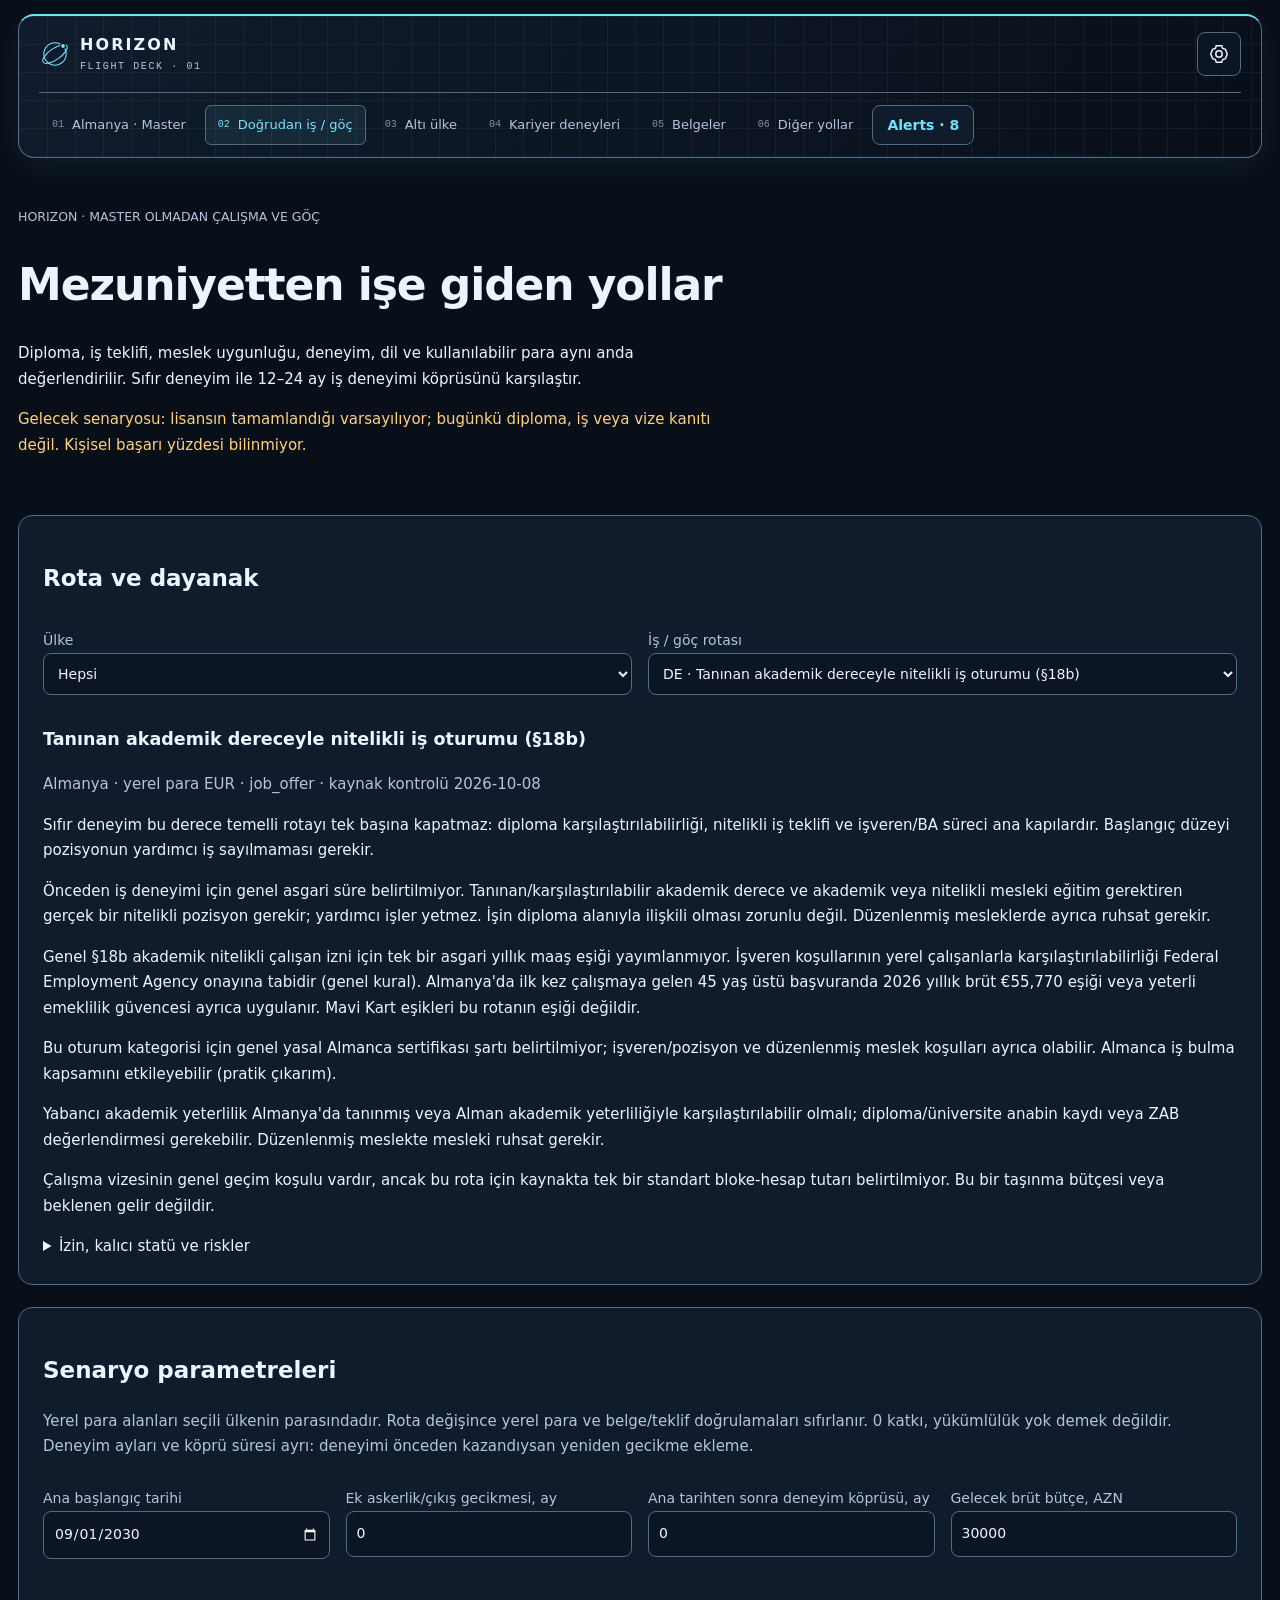
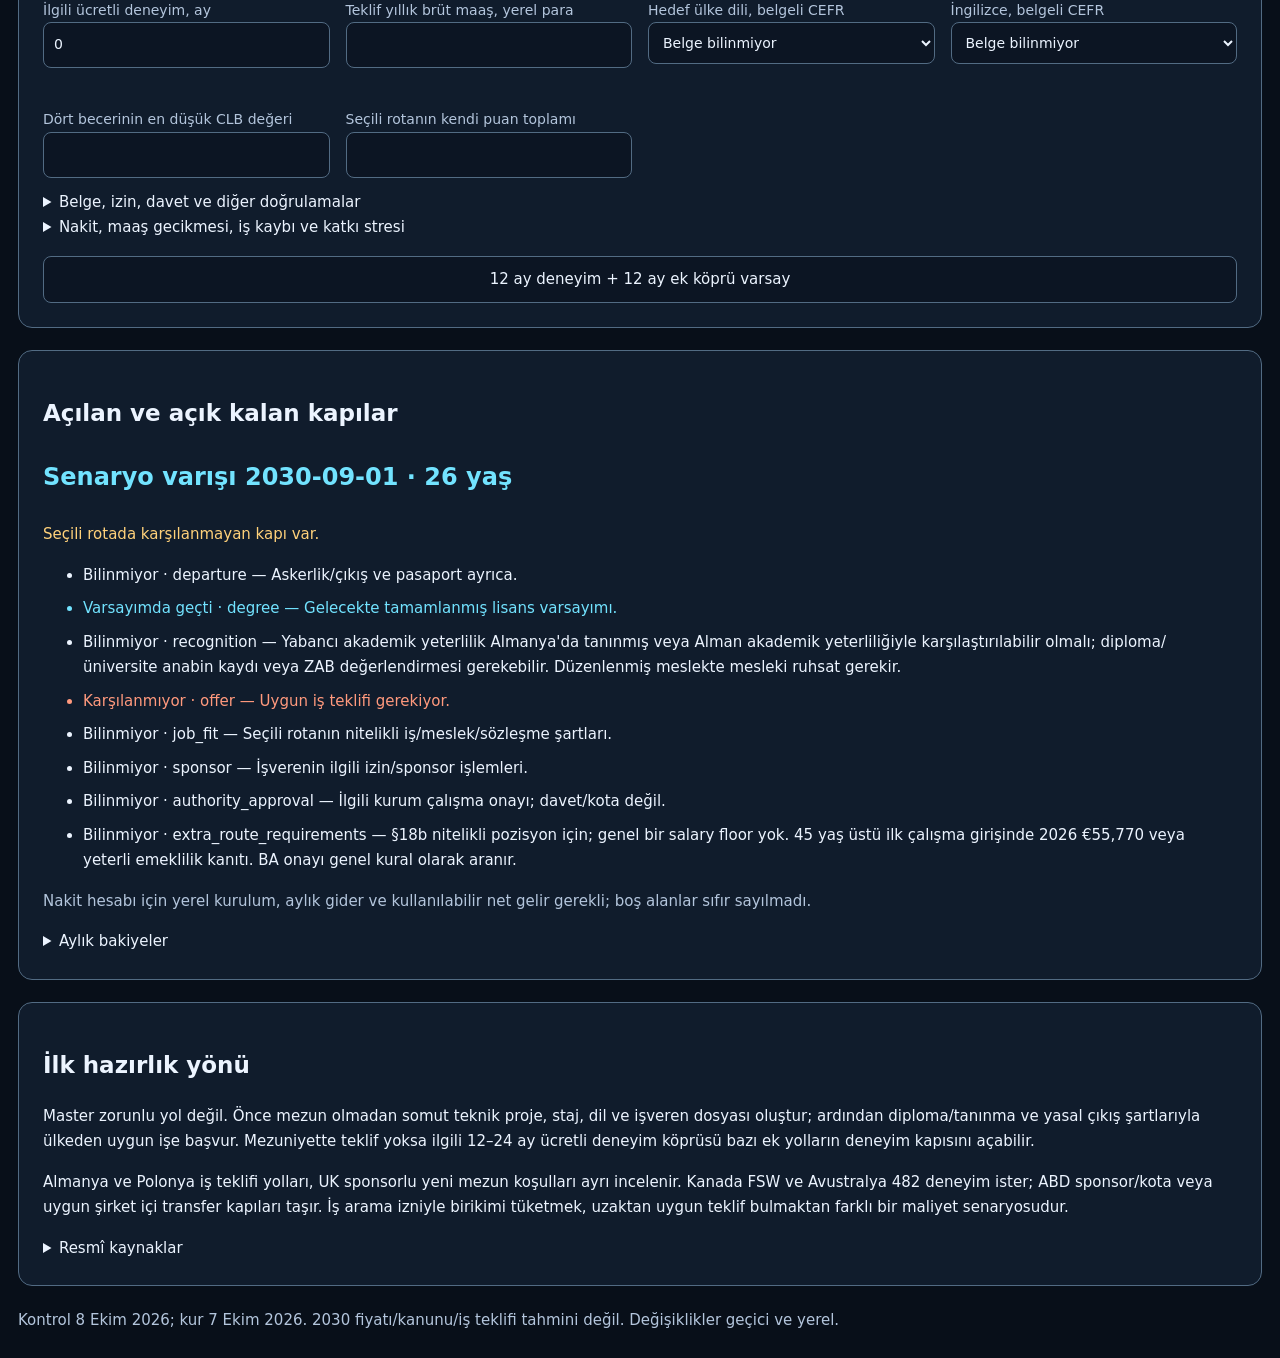
<file: work.html>
<!doctype html><html data-public-site="true" lang="tr"><head><script src="germany-themes.js"></script><script src="horizon-init.js"></script><style>html.horizon-initializing body{visibility:hidden}</style><meta charset="utf-8"><meta name="viewport" content="width=device-width,initial-scale=1"><title>Horizon — doğrudan iş ve göç</title><style>
*{box-sizing:border-box}body{margin:0;background:#0c1724;color:#e6edf4;font:16px/1.6 system-ui}main{max-width:1100px;margin:auto;padding:24px 16px}h1{font-size:clamp(28px,5vw,44px)}h2{font-size:23px}a{color:#81ded0;overflow-wrap:anywhere}nav{display:flex;gap:22px;flex-wrap:wrap}.panel,.card{background:#162536;border:1px solid #30465b;border-radius:14px;padding:20px;margin:18px 0;min-width:0;overflow-wrap:anywhere}.grid{display:grid;grid-template-columns:repeat(auto-fit,minmax(min(100%,270px),1fr));gap:16px}label{display:block;margin:12px 0}input,select,button{width:100%;padding:10px;border:1px solid #4b657c;border-radius:7px;background:#0c1928;color:inherit;font:inherit;min-width:0}button{background:#244851;cursor:pointer}small,.muted{color:#b5c6d6}.warn{color:#f1c38c}.fail,#error{color:#ffaaa4}.pass{color:#81ded0}.metric{font-size:24px;font-weight:700}.card{margin:0}summary{cursor:pointer}pre{white-space:pre-wrap;overflow-wrap:anywhere;font-size:13px}li{margin:8px 0}@media(max-width:400px){.panel,.card{padding:14px}}
</style><link rel="stylesheet" href="horizon-shell.css"><link rel="stylesheet" href="alerts.css"></head><body><main><header><small>HORIZON · MASTER OLMADAN ÇALIŞMA VE GÖÇ</small><h1>Mezuniyetten işe giden yollar</h1><p>Diploma, iş teklifi, meslek uygunluğu, deneyim, dil ve kullanılabilir para aynı anda değerlendirilir. Sıfır deneyim ile 12–24 ay iş deneyimi köprüsünü karşılaştır.</p><nav><a href="pusula.html">Üniversite yolları</a><a href="germany.html">Almanya ayrıntısı</a><a href="lab.html">Kariyer deneyleri</a></nav><p class="warn">Gelecek senaryosu: lisansın tamamlandığı varsayılıyor; bugünkü diploma, iş veya vize kanıtı değil. Kişisel başarı yüzdesi bilinmiyor.</p></header>
<section class="panel"><h2>Rota ve dayanak</h2><div class="grid"><label>Ülke<select id="country"><option value="all">Hepsi</option></select></label><label>İş / göç rotası<select id="route"></select></label></div><div id="route-info"></div><details><summary>İzin, kalıcı statü ve riskler</summary><div id="route-detail"></div></details></section>
<section class="panel"><h2>Senaryo parametreleri</h2><p class="muted">Yerel para alanları seçili ülkenin parasındadır. Rota değişince yerel para ve belge/teklif doğrulamaları sıfırlanır. 0 katkı, yükümlülük yok demek değildir. Deneyim ayları ve köprü süresi ayrı: deneyimi önceden kazandıysan yeniden gecikme ekleme.</p><div id="basic" class="grid"></div><details><summary>Belge, izin, davet ve diğer doğrulamalar</summary><p>“Evet” burada açık senaryo girdisidir; motor resmi doğrulama yapmaz. Rota şartlarının tümünün ayrıca değerlendirilmesi gerekir.</p><div id="verification" class="grid"></div></details><details><summary>Nakit, maaş gecikmesi, iş kaybı ve katkı stresi</summary><p>Brüt yasal maaş tabanı net gelire çevrilmez. Net ödeme, gider ve kurulum bilinmiyorsa nakit hesabı yapılmaz. İş kaybında varsayılan toparlanma, ülkede kalma hakkı değildir.</p><div id="cash-inputs" class="grid"></div></details><p id="error" role="alert"></p><button id="bridge">12 ay deneyim + 12 ay ek köprü varsay</button></section>
<section class="panel"><h2>Açılan ve açık kalan kapılar</h2><div id="result"></div><ul id="gates"></ul><div id="cash-result"></div><details><summary>Aylık bakiyeler</summary><pre id="balances"></pre></details></section>
<section class="panel"><h2>İlk hazırlık yönü</h2><p>Master zorunlu yol değil. Önce mezun olmadan somut teknik proje, staj, dil ve işveren dosyası oluştur; ardından diploma/tanınma ve yasal çıkış şartlarıyla ülkeden uygun işe başvur. Mezuniyette teklif yoksa ilgili 12–24 ay ücretli deneyim köprüsü bazı ek yolların deneyim kapısını açabilir.</p><p>Almanya ve Polonya iş teklifi yolları, UK sponsorlu yeni mezun koşulları ayrı incelenir. Kanada FSW ve Avustralya 482 deneyim ister; ABD sponsor/kota veya uygun şirket içi transfer kapıları taşır. İş arama izniyle birikimi tüketmek, uzaktan uygun teklif bulmaktan farklı bir maliyet senaryosudur.</p><details><summary>Resmî kaynaklar</summary><ul id="sources"></ul></details></section><footer>Kontrol 8 Ekim 2026; kur 7 Ekim 2026. 2030 fiyatı/kanunu/iş teklifi tahmini değil. Değişiklikler geçici ve yerel.</footer></main><script src="alerts-model.js"></script><script src="alerts.js"></script><script src="work-data.js"></script><script src="work-model.js"></script><script src="work-app.js"></script><script src="i18n-work.js"></script><script src="i18n-pages.js"></script><script src="i18n-evidence-work.js"></script><script src="i18n-evidence-study.js"></script><script src="i18n-evidence-overseas.js"></script><script src="horizon-i18n.js"></script><script src="horizon-shell.js"></script>
<script src="scenario-schema.js"></script><script src="scenario-model.js"></script><script src="scenario.js"></script></body></html>
</file>
<file: germany.css>
/* Layout and components. Theme colors and fonts are supplied by applyTheme. */
*{box-sizing:border-box}
html{color-scheme:dark;scroll-behavior:smooth;scroll-padding-top:24px}
body{margin:0;background:var(--bg);color:var(--text);font:14px/1.65 var(--font-body)}
main{position:relative;z-index:1;max-width:1320px;margin:auto;padding:0 18px}
a{color:var(--accent);text-underline-offset:4px}
p{margin:10px 0 16px;overflow-wrap:anywhere}
h1,h2,legend,summary{font-family:var(--font-display)}
h1{white-space:pre-line;font-size:clamp(30px,4vw,49px);font-weight:650;line-height:1.13;letter-spacing:-.025em;margin:16px 0}
h2{font-size:20px;line-height:1.3;font-weight:600;margin:0}
.muted{color:var(--muted)}
.eyebrow,.status{color:var(--muted);font:10px/1.6 var(--font-mono);letter-spacing:.13em;margin:0 0 8px}
.small-badge{display:inline-flex;align-items:center;flex-shrink:0;color:var(--muted);border:1px solid var(--grid);border-radius:30px;padding:4px 9px;font:10px/1.6 var(--font-mono);white-space:nowrap}

/* Navigation and mission header */
.masthead{display:flex;align-items:center;justify-content:space-between;gap:16px;padding:20px 0;border-bottom:1px solid var(--grid)}
.brand{display:flex;align-items:center;gap:9px;color:var(--text);font:700 16px var(--font-display);letter-spacing:.14em;text-decoration:none}
.brand-icon{width:34px;height:34px;fill:none;stroke:var(--accent);stroke-width:1.3;flex-shrink:0}
.brand-node{fill:var(--accent);stroke:var(--bg)}
.brand-sub{display:none;font:9px var(--font-mono);letter-spacing:.09em;color:var(--muted);margin-left:7px;padding-left:16px;border-left:1px solid var(--grid)}
.topbar{display:flex;gap:8px}.topbar label{font-size:9px;color:var(--muted);max-width:128px;gap:3px}
.topbar select{font-size:11px;padding:5px 7px;min-height:32px;border-radius:7px}
.route-nav{display:flex;gap:6px;flex-wrap:wrap;padding:16px 0}
.route-nav a{font-size:11px;color:var(--muted);text-decoration:none;padding:6px 10px;border:1px solid var(--transparent);border-radius:7px}
.route-nav .active,.route-nav a:hover{color:var(--accent);background:var(--accent-soft,var(--panel));border-color:var(--grid)}
.hero{position:relative;display:flex;align-items:center;min-height:235px;padding:18px 0 25px;overflow:hidden}
.hero-copy{position:relative;z-index:1;max-width:620px}.hero-description{max-width:56ch;color:var(--muted);font-size:14px;line-height:1.75}
.hero .eyebrow{display:flex;align-items:center;gap:8px;color:var(--accent);font-size:9px}
.live-dot,.readout-dot{width:6px;height:6px;border-radius:50%;background:var(--accent);display:inline-block;flex-shrink:0;box-shadow:0 0 10px var(--glow)}
.hero-actions{display:flex;align-items:center;gap:14px;flex-wrap:wrap;margin-top:22px}
.primary-action{display:inline-block;text-decoration:none;background:var(--accent);color:var(--bg);font-weight:650;padding:10px 16px;border-radius:8px}
.hero-actions .small-badge{border-color:var(--transparent);padding:0;font-family:var(--font-body);font-size:11px}
.orbit-art{display:none;position:absolute;right:30px;top:4px;width:270px;height:250px;background:radial-gradient(ellipse,var(--hero-glow,var(--glow)),var(--transparent) 65%)}
.orbit-ring{position:absolute;inset:22px;border:1px solid var(--grid);border-radius:50%;opacity:.6}.ring-b{inset:40px 5px;transform:rotate(-35deg)}.ring-c{inset:5px 55px;transform:rotate(35deg)}
.orbit-core{position:absolute;inset:82px 92px;display:grid;place-items:center;border-radius:50%;border:1px solid var(--accent);background:var(--panel);color:var(--accent);font:24px var(--font-mono);box-shadow:0 0 40px var(--glow)}
.orbit-node{position:absolute;width:8px;height:8px;border-radius:50%;background:var(--accent);box-shadow:0 0 14px var(--glow)}.node-a{top:29px;right:64px}.node-b{bottom:46px;left:36px;background:var(--warn)}
.assumption{font-size:11px;line-height:1.65;color:var(--muted);border:1px solid var(--grid);border-left:2px solid var(--warn);background:var(--panel-soft,var(--panel));padding:11px 14px;border-radius:8px;margin:0 0 28px}

/* Result-first dashboard; scenario sits on the left at desktop widths. */
.dashboard{display:grid;gap:24px;align-items:start}.results,.configuration{min-width:0}
.section-heading,.panel-heading{display:flex;align-items:center;justify-content:space-between;gap:12px;margin-bottom:18px}
.section-heading h2{font-size:22px}.section-heading .eyebrow{margin-bottom:5px}
.numbers{display:grid;grid-template-columns:repeat(2,minmax(0,1fr));gap:10px;margin:0 0 16px}
.metric{position:relative;border:1px solid var(--grid);padding:14px 12px;background:var(--panel);border-radius:10px;overflow:hidden}
.metric>span{display:block;font-size:11px;color:var(--muted);line-height:1.45;min-height:32px}
.metric:first-child{background:linear-gradient(135deg,var(--accent-soft,var(--panel)),var(--panel))}
.metric:before{content:"";position:absolute;top:0;left:16px;right:16px;height:1px;background:var(--accent);opacity:.5}
.value{display:block;white-space:nowrap;font:clamp(17px,2vw,25px)/1.5 var(--font-mono);letter-spacing:-.04em;color:var(--text);margin-top:10px}
.metric:first-child .value{color:var(--accent)}.critical .value{color:var(--danger)}
.critical:before{background:var(--danger);animation:pulse 2.5s ease-in-out infinite}
.scenario-readout{display:flex;align-items:flex-start;gap:10px;background:var(--panel-soft,var(--panel));padding:12px 14px;border:1px solid var(--grid);border-radius:9px;margin:0 0 20px}
.readout-dot{margin-top:6px;background:var(--warn)}.scenario-readout strong{font-size:12px;font-weight:600}.scenario-readout p{font-size:11px;color:var(--muted);margin:3px 0 0}
.chart-panel,.panel{background:var(--panel);border:1px solid var(--grid);border-radius:var(--radius)}
.chart-panel{padding:20px 12px 16px}.chart-panel .panel-heading{padding:0 6px;margin-bottom:14px}.chart-panel h2{font-size:17px}
svg#chart{display:block;width:100%;height:300px}
svg text{fill:var(--muted);font:11px var(--chart-font)}svg line{stroke:var(--grid)}
.liquid,.blocked,.reserve{fill:none;stroke-width:2}.liquid{stroke:var(--chart-line);stroke-width:2.5}.blocked{stroke:var(--chart-dashed);stroke-dasharray:7 5;opacity:.75}.reserve{stroke:var(--chart-dotted);stroke-dasharray:2 5}.zero{stroke:var(--warn);opacity:.6}.negative-area{fill:var(--chart-area);stroke:none}
.chart-legend{display:flex;gap:10px 15px;flex-wrap:wrap;font-size:10px;color:var(--muted);padding:12px 6px 0;border-top:1px solid var(--grid)}
.chart-legend span:before{content:"";display:inline-block;width:16px;margin-right:5px;vertical-align:middle;border-top:2px solid var(--chart-line)}.chart-legend .blocked-key:before{border-color:var(--chart-dashed);border-top-style:dashed}.chart-legend .reserve-key:before{border-color:var(--chart-dotted);border-top-style:dotted}
.timeline-panel{padding:18px;margin-top:20px}.timeline-panel h2{font-size:17px}
.phases{display:grid;grid-template-columns:repeat(2,minmax(0,1fr));gap:14px 10px;list-style:none;margin:0;padding:0;counter-reset:step}
.phases li{position:relative;counter-increment:step;border-left:1px solid var(--grid);padding:0 0 0 12px;font-size:11px;color:var(--muted);overflow-wrap:anywhere}
.phases li:before{content:counter(step,decimal-leading-zero);display:block;font:12px var(--font-mono);color:var(--accent);margin-bottom:6px}

/* Configuration and progressive disclosure */
.configuration{padding:18px;scroll-margin-top:24px}.configuration h2{font-size:21px}.configuration-intro{font-size:12px;color:var(--muted);margin:-6px 0 20px}
.controls{display:grid;grid-template-columns:repeat(2,minmax(0,1fr));gap:14px 10px}
label{display:flex;flex-direction:column;gap:6px;min-width:0;font-size:11px;color:var(--muted);line-height:1.5}
input,select,button{font:13px var(--font-body);color:var(--text);background:var(--panel-soft,var(--bg));border:1px solid var(--grid);border-radius:7px;padding:10px;width:100%;min-width:0;min-height:42px}
input{font-family:var(--font-mono)}button{cursor:pointer;color:var(--accent);font-size:12px}input:hover,select:hover{border-color:var(--accent)}
:focus-visible{outline:2px solid var(--accent);outline-offset:3px}
fieldset{border:0;padding:0;margin:18px 0;min-width:0}legend{font-size:14px;color:var(--text);font-weight:600;line-height:1.45;padding:0 0 16px}
details{border:1px solid var(--grid);background:var(--panel-soft,var(--panel));border-radius:9px;padding:13px;margin:14px 0;font-size:12px;color:var(--muted)}
summary{font-size:12px;font-weight:550;line-height:1.6;cursor:pointer;color:var(--text)}details[open]>summary{margin-bottom:12px}details p:last-child{margin-bottom:0}
.program-details{border:0;padding:10px 0;margin:0}.program-details summary{color:var(--accent);font-size:11px}
.guidance{border:0;border-top:1px solid var(--grid);border-radius:0;background:var(--transparent);padding:12px 0 0;margin:14px 0 0}.guidance summary{font-size:11px;color:var(--muted)}
.controls>p{grid-column:1/-1;margin:0;font-size:11px}
#error{color:var(--danger);font-size:12px}#error:empty{display:none}
.calculation-details{background:var(--transparent);border:0;padding:12px 2px;margin:0}.calculation-details p{font-size:11px}
.impact-panel,.source-panel{margin:16px 0 0;background:var(--panel);padding:17px 18px}.impact-panel summary,.source-panel summary{font-size:13px}
#sources{padding-left:18px}#sources li{overflow-wrap:anywhere;margin:8px 0}
footer{display:flex;justify-content:space-between;align-items:center;flex-wrap:wrap;gap:14px;border-top:1px solid var(--grid);margin-top:40px;padding:24px 0;color:var(--muted);font-size:10px}
#decor{position:fixed;inset:0;pointer-events:none;z-index:0;opacity:.4}
.decor-grid{background-image:linear-gradient(var(--grid) 1px,var(--transparent) 1px),linear-gradient(90deg,var(--grid) 1px,var(--transparent) 1px);background-size:80px 80px}
.decor-starfield{background-image:radial-gradient(circle at 12% 18%,var(--star) 1px,var(--transparent) 1.5px),radial-gradient(circle at 72% 40%,var(--star) 1px,var(--transparent) 1.5px),radial-gradient(circle at 38% 78%,var(--star) 1px,var(--transparent) 1.5px);background-size:270px 330px,390px 270px,430px 450px}
@keyframes pulse{50%{opacity:.3}}
@media(min-width:600px){main{padding:0 30px}.brand-sub{display:inline}.hero{padding:30px 0 36px}.hero-description{font-size:15px}.hero .eyebrow{font-size:10px}.route-nav a{font-size:12px}.value{font-size:25px}.chart-panel{padding:22px}.phases{grid-template-columns:repeat(4,minmax(0,1fr))}.metric{padding:18px}}
@media(min-width:960px){.dashboard{grid-template-columns:310px minmax(0,1fr);gap:24px}.configuration{grid-column:1;grid-row:1}.results{grid-column:2;grid-row:1}.orbit-art{display:block}.hero-copy{max-width:65%}.hero{min-height:275px}.brand-sub{margin-left:12px}.topbar label{font-size:10px}.topbar select{font-size:12px}.timeline-panel .phases{grid-template-columns:repeat(2,minmax(0,1fr))}}
@media(min-width:1200px){.dashboard{grid-template-columns:340px minmax(0,1fr);gap:30px}.numbers{grid-template-columns:repeat(4,minmax(0,1fr))}.metric{padding:17px 12px}.value{font-size:23px}.timeline-panel .phases{grid-template-columns:repeat(4,minmax(0,1fr))}.hero{padding-bottom:38px}}
@media(max-width:359px){main{padding:0 14px}.brand{font-size:14px;gap:5px}.brand-icon{width:25px}.topbar label{max-width:91px}.topbar select{font-size:10px;padding:4px}.metric{padding:12px 9px}.section-heading{align-items:flex-start}.section-heading h2{font-size:19px}.chart-panel .small-badge{font-size:8px;padding:3px 5px}.controls{grid-template-columns:1fr}.value{font-size:17px}}
@media(prefers-reduced-motion:reduce){html{scroll-behavior:auto}*,*:before,*:after{animation:none!important;transition:none!important;scroll-behavior:auto!important}}
</file>
<file: horizon-shell.css>
/* Shared Horizon chrome and token-based components. */
html{scroll-padding-top:20px}
html body{margin:0;background:var(--bg);color:var(--text);font:15px/1.7 var(--font-body,system-ui)}
body>main,body>#decor+main{max-width:1320px;margin:auto;padding:24px 18px}
a{color:var(--accent);text-underline-offset:4px}
a:focus-visible,button:focus-visible,input:focus-visible,select:focus-visible,summary:focus-visible{outline:3px solid var(--accent);outline-offset:3px}
.horizon-header{position:relative;z-index:1;max-width:1284px;margin:18px auto 0;padding:0 20px;border:1px solid var(--grid);border-top:2px solid var(--accent);border-radius:16px;background:linear-gradient(120deg,var(--panel),var(--bg));box-shadow:0 8px 32px var(--glow);isolation:isolate}
.horizon-header:before{content:"";position:absolute;inset:0;z-index:-1;pointer-events:none;border-radius:inherit;background-image:linear-gradient(var(--grid) 1px,transparent 1px),linear-gradient(90deg,var(--grid) 1px,transparent 1px);background-size:28px 28px;opacity:.15}
.brand-stack{display:flex;flex-direction:column;gap:4px}.horizon-brand .brand-stack small{font:10px/1.4 var(--font-mono,monospace);letter-spacing:.16em;color:var(--muted)}
.horizon-nav .nav-channel{font:10px/1 var(--font-mono,monospace);color:var(--muted);margin-right:8px;opacity:.7}
.horizon-nav a.active .nav-channel{color:var(--accent);opacity:1}
.horizon-masthead{display:flex;align-items:center;justify-content:space-between;gap:18px;padding:16px 0}
.horizon-header .horizon-brand{display:flex;align-items:center;gap:9px;color:var(--text);font:700 16px/1.4 var(--font-display,system-ui);letter-spacing:.13em;text-decoration:none}
.horizon-brand .brand-icon{width:32px;height:32px;fill:none;stroke:var(--accent);stroke-width:1.3;flex-shrink:0}.horizon-brand .brand-node{fill:var(--accent);stroke:var(--bg)}
.horizon-preferences{display:flex;gap:12px}.horizon-preferences label{display:flex;flex-direction:column;gap:3px;margin:0;color:var(--muted);font:12px/1.4 var(--font-body,system-ui)}
.horizon-preferences select{font:13px/1.5 var(--font-body,system-ui);padding:7px 9px;min-height:36px;width:135px;color:var(--text);background:var(--panel);border:1px solid var(--grid);border-radius:8px}
.horizon-header .horizon-nav{border-top:1px solid var(--grid);padding-top:12px;display:flex;gap:6px;flex-wrap:nowrap;overflow-x:auto;padding:12px 0;margin:0;scrollbar-width:thin}
.horizon-nav a,.horizon-header .alerts-tab{display:inline-flex;align-items:center;flex-shrink:0;min-height:40px;white-space:nowrap;padding:7px 12px;font:500 13px/1.5 var(--font-body,system-ui);text-decoration:none;color:var(--muted);border:1px solid transparent;border-radius:6px}
.horizon-nav a.active,.horizon-nav a:hover{color:var(--accent);border-color:var(--grid);background:var(--accent-soft,var(--panel))}
.page-intro{margin:6px 0 26px;padding:16px 0;border:0}.page-intro>p{max-width:76ch}.page-intro h1{line-height:1.2;letter-spacing:-.025em;font-size:clamp(28px,4vw,44px)}
html :is(input,select,textarea,button){font:inherit;color:var(--text);background:var(--panel-soft,var(--panel));border:1px solid var(--grid);border-radius:8px;min-height:42px}
html :is(input,select,textarea){padding:10px}html button{cursor:pointer;padding:10px 14px}html button:hover{border-color:var(--accent)}
html :is(.card,section.panel,.panel){background:var(--panel);border-color:var(--grid);border-radius:var(--radius,14px)}
html :is(.muted,small,footer){color:var(--muted)}html :is(.warn,.tags){color:var(--warn)}html :is(.fail,#error,.error,.bad){color:var(--danger)}html .pass{color:var(--accent)}
html .bar{background:var(--grid)}html .bar span{background:var(--accent)}
html[data-horizon-page]:not([data-horizon-page="germany"]) .panel{padding:24px;margin:22px 0}
html[data-horizon-page]:not([data-horizon-page="germany"]) :is(.metric,h2,h3){font-family:var(--font-display,system-ui)}
html[data-horizon-page]:not([data-horizon-page="germany"]) .metric{color:var(--accent)}
html[data-horizon-page]:not([data-horizon-page="germany"]) label{font-size:14px;color:var(--muted)}
html[data-horizon-page]:not([data-horizon-page="germany"]) svg text{fill:var(--muted)!important}
svg path[stroke="#81ded0"]{stroke:var(--accent)}svg path[stroke="#edb979"]{stroke:var(--warn)}
.docs-layout nav a{display:block}.docs-layout>aside{top:16px;max-height:calc(100vh - 32px)}
.source-language-note{font-size:12px;color:var(--muted);border-left:2px solid var(--grid);padding-left:10px}
.budget-panel{border:1px solid var(--grid);border-radius:10px;background:var(--panel-soft,var(--panel));padding:14px;margin:18px 0}
.budget-panel fieldset{margin:12px 0}.budget-panel legend{padding-bottom:8px}.budget-panel [disabled]{opacity:.6}.budget-panel #profile-budget{margin:14px 0 0;font-size:12px;overflow-wrap:anywhere}
@media(max-width:1320px){.horizon-header{margin:14px 18px 0}}
@media(max-width:600px){.horizon-header{padding:0 12px;margin:10px 10px 0;border-radius:12px}.horizon-masthead{gap:10px;flex-wrap:wrap;padding:12px 0}.horizon-preferences{gap:8px}.horizon-preferences select{width:110px;font-size:12px}.horizon-brand .brand-icon{width:26px}.horizon-header .horizon-brand{font-size:14px}.horizon-nav a{font-size:12px;padding:6px 10px}.horizon-header .alerts-tab{font-size:12px!important}body>main{padding:18px 12px}html[data-horizon-page]:not([data-horizon-page="germany"]) .panel{padding:16px}}
@media(prefers-reduced-motion:reduce){html{scroll-behavior:auto}*,*:before,*:after{animation:none!important;transition:none!important}}

/* Preferences belong to the settings dialog; masthead stays compact on mobile. */
.settings-toggle{display:grid;place-items:center;width:44px;height:44px;flex-shrink:0;padding:10px!important}
.settings-toggle svg{width:22px;height:22px;display:block}
.horizon-settings{width:min(420px,calc(100% - 32px));max-height:calc(100dvh - 32px);padding:24px;border:1px solid var(--grid);border-radius:16px;background:var(--panel);color:var(--text);box-sizing:border-box;overflow:auto}
.horizon-settings::backdrop{background:rgba(0,0,0,.5)}
.horizon-settings>header{display:flex;align-items:center;justify-content:space-between;gap:16px;margin-bottom:24px}
.horizon-settings h2{font:600 22px/1.3 var(--font-display,system-ui);margin:0}
#settings-close{width:44px;height:44px;font-size:26px;line-height:1;padding:0}
.horizon-settings .horizon-preferences{display:grid;grid-template-columns:minmax(0,1fr);gap:20px}
.horizon-settings .horizon-preferences label{font-size:14px;gap:8px}
.horizon-settings .horizon-preferences select{width:100%;min-width:0;min-height:48px;font-size:16px}
html[data-horizon-theme="horizon"] .horizon-header{background:var(--bg);box-shadow:none;border-top-width:1px}
html[data-horizon-theme="horizon"] .horizon-header:before,html[data-horizon-theme="horizon"] .nav-channel,html[data-horizon-theme="horizon"] .orbit-art{display:none}
main .controls>label{justify-content:flex-end}
@media(max-width:600px){
 main .controls,main .grid:has(>label){grid-template-columns:minmax(0,1fr)!important;gap:16px}
 main label:has(>input),main label:has(>select){display:flex;flex-direction:column;gap:8px;margin:0;min-width:0}
 main label>input,main label>select{width:100%;min-width:0;max-width:100%;box-sizing:border-box;min-height:48px;font-size:16px;line-height:1.4}
 .budget-panel{padding:12px}.budget-panel fieldset{width:100%}
 .horizon-masthead{flex-wrap:nowrap}
}

.scenario-settings{margin-top:24px;border-top:1px solid var(--grid);padding-top:18px;font:14px/1.5 var(--font-body,system-ui)}
.scenario-settings summary{cursor:pointer;font-weight:600;padding:8px 0}
.scenario-settings p{overflow-wrap:anywhere;color:var(--muted)}
.scenario-common-fields{display:grid;grid-template-columns:minmax(0,1fr);gap:16px}
.scenario-common-fields label{display:flex;flex-direction:column;gap:8px;min-width:0}
.scenario-common-fields input{width:100%;min-width:0;max-width:100%;box-sizing:border-box;min-height:48px;font:16px/1.4 var(--font-body,system-ui)}
.scenario-actions{display:flex;flex-wrap:wrap;gap:8px;margin-top:20px}
.scenario-actions button{flex:1 1 140px;min-height:44px;font:14px/1.4 var(--font-body,system-ui);white-space:normal}
#scenario-file[hidden]{display:none!important}
#scenario-status.error{color:var(--danger)}
</file>
<file: alerts.css>
.alerts-tab{width:auto!important;min-height:40px;padding:7px 14px!important;border:1px solid var(--grid)!important;border-radius:8px!important;background:var(--panel)!important;color:var(--accent)!important;font:600 14px/1.5 system-ui!important;cursor:pointer}
.alerts-dialog{width:min(760px,calc(100% - 24px));max-height:calc(100dvh - 40px);margin:auto;padding:24px;background:var(--bg);color:var(--text);border:1px solid var(--grid);border-radius:18px;font:15px/1.7 system-ui;overflow:auto}
.alerts-dialog::backdrop{background:#0008}.alerts-dialog header{display:flex;justify-content:space-between;align-items:center;gap:16px;border-bottom:1px solid var(--grid);padding-bottom:16px;margin-bottom:12px}
.alerts-dialog h2{margin:0;font:700 26px/1.3 system-ui}.alerts-dialog h3{margin:8px 0;font:650 18px/1.4 system-ui}.alerts-dialog p{margin:9px 0;overflow-wrap:anywhere}
.alerts-dialog button,.alerts-dialog select{width:auto;padding:8px 12px;font:inherit;background:var(--panel);color:var(--text);border:1px solid var(--grid);border-radius:8px;cursor:pointer}.alerts-dialog label{display:flex;align-items:center;gap:16px;margin:16px 0}.alerts-context{font-weight:650}.alerts-note{font-size:13px;color:var(--muted)}
.alert-card{background:var(--panel);padding:18px;margin:12px 0;border:1px solid var(--grid);border-left:4px solid var(--warn);border-radius:10px}.alert-card[data-status="fail"]{border-left-color:var(--danger)}.alert-card[data-status="info"]{border-left-color:var(--accent)}.alert-status{font-size:12px;font-weight:700;color:var(--warn)}[data-status="fail"] .alert-status{color:var(--danger)}[data-status="info"] .alert-status{color:var(--accent)}.alert-action{font-size:14px;color:var(--muted)}.alerts-route{display:block;margin:16px 0}
@media(max-width:400px){.alerts-dialog{padding:16px}.alert-card{padding:14px}.alerts-dialog header{align-items:flex-start}.alerts-close{font-size:12px!important}}
</file>
<file: docs.css>
:root{--bg:#0c1724;--panel:#162536;--text:#e6edf4;--muted:#b5c6d6;--accent:#81ded0;--grid:#395468;--warn:#f1c38c;--danger:#ffaaa4}
*{box-sizing:border-box}html{scroll-behavior:smooth;scroll-padding-top:24px}body{margin:0;background:var(--bg);color:var(--text);font:16px/1.8 system-ui,sans-serif}main{max-width:1480px;margin:auto;padding:24px}header{border-bottom:1px solid var(--grid);margin-bottom:28px}.brand{font-weight:750;letter-spacing:.08em;text-decoration:none;color:var(--text)}.brand span{display:block;font-weight:400;letter-spacing:0;font-size:14px;color:var(--muted)}a{color:var(--accent);text-underline-offset:4px;overflow-wrap:anywhere}header nav{display:flex;flex-wrap:wrap;gap:8px 24px;margin:16px 0}header nav [aria-current]{font-weight:700}.docs-layout{display:grid;grid-template-columns:240px minmax(0,1fr) 180px;gap:28px;align-items:start}.docs-layout>aside{position:sticky;top:24px;max-height:calc(100vh - 48px);overflow:auto}summary{cursor:pointer;font-weight:700}label{display:block;margin:14px 0 6px}input{font:inherit;width:100%;padding:10px;border:1px solid var(--grid);border-radius:8px;background:var(--panel);color:var(--text)}#doc-count,.reader-meta,footer{font-size:13px;color:var(--muted)}#doc-list,#doc-toc{display:flex;flex-direction:column;gap:6px}#doc-list a,#doc-toc a{padding:6px 9px;line-height:1.5;text-decoration:none;border-radius:6px}#doc-list a[aria-current]{background:var(--panel);box-shadow:inset 3px 0 var(--accent);font-weight:650}#doc-list small{display:block;color:var(--muted);font-size:11px;overflow-wrap:anywhere}.reader{min-width:0;background:var(--panel);padding:30px 36px;border:1px solid var(--grid);border-radius:16px}.reader-meta{display:flex;justify-content:space-between;gap:16px;overflow-wrap:anywhere;border-bottom:1px solid var(--grid);padding-bottom:12px}article{max-width:76ch;margin:auto;overflow-wrap:anywhere}h1{font-size:clamp(27px,3vw,38px);line-height:1.3}h2{font-size:24px;margin-top:36px;line-height:1.4}h3{font-size:19px;margin-top:26px}p{margin:16px 0}li{margin:6px 0}blockquote{margin:20px 0;border-left:3px solid var(--accent);padding:4px 18px;color:var(--muted)}pre{background:var(--bg);padding:16px;border:1px solid var(--grid);border-radius:8px;overflow:auto;font:13px/1.7 ui-monospace,monospace}code{font-family:ui-monospace,monospace;font-size:.88em}p code,li code{background:var(--bg);padding:2px 5px;border-radius:4px}.table-scroll{overflow:auto}table{width:100%;border-collapse:collapse;font-size:14px}th,td{text-align:left;border-bottom:1px solid var(--grid);padding:10px;min-width:120px}th{background:var(--bg)}.toc-sub{font-size:13px;padding-left:18px!important}footer{margin-top:36px}.skip{position:absolute;left:16px;top:-100px}.skip:focus{top:10px;background:var(--panel);padding:10px;z-index:10}
@media(max-width:1100px){.docs-layout{grid-template-columns:220px minmax(0,1fr)}.contents{grid-column:2;grid-row:1;position:static!important}.reader{grid-column:2;grid-row:2}.document-menu{grid-row:1 / 3}}
@media(max-width:760px){main{padding:16px 12px}.docs-layout{display:flex;flex-direction:column;gap:16px}.docs-layout>aside{position:static;max-height:none;width:100%}.document-menu #doc-list{max-height:260px;overflow:auto}.contents{order:1}.reader{order:2;width:100%;padding:20px 16px}.docs-layout>aside:first-child{order:0}header nav{gap:4px 16px}h2{font-size:22px}}
</file>
